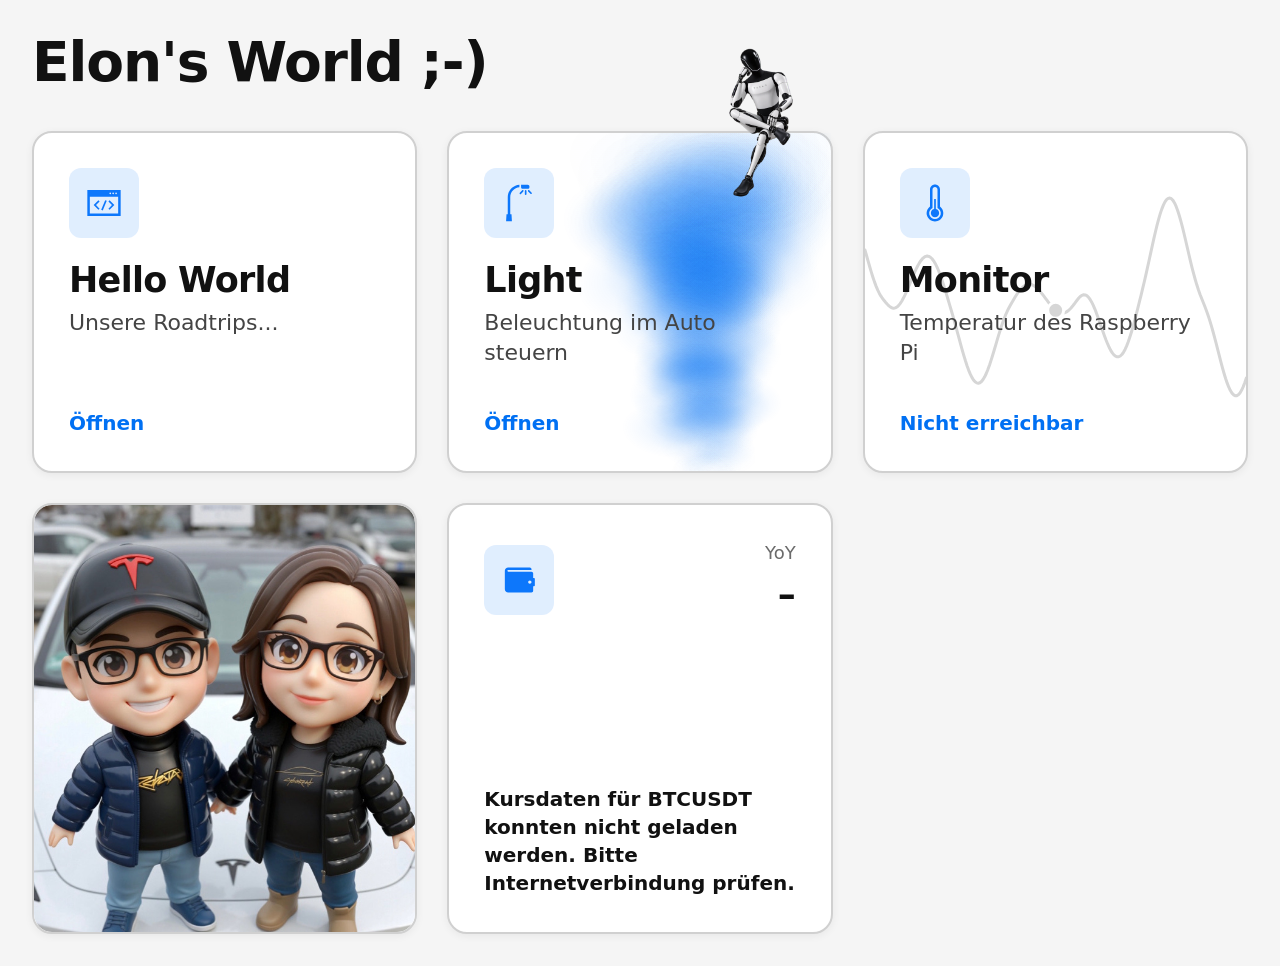
<file: index.html>
<!DOCTYPE html>
<html lang="de">
  <head>
    <meta charset="UTF-8" />
    <meta name="viewport" content="width=device-width, initial-scale=1.0" />
    <meta name="theme-color" content="#f5f5f5" id="theme-color-meta" />
    <meta name="color-scheme" content="light dark" />
    <meta
      name="description"
      content="Tesla Apps Hub – Themen, Apps und Kryptoportfolio"
    />
    <title>Tesla Apps – Hub</title>
    <link rel="icon" href="favicon.ico" sizes="any" />
    <link rel="icon" type="image/png" sizes="32x32" href="assets/favicon-32x32.png" />
    <link rel="icon" type="image/png" sizes="16x16" href="assets/favicon-16x16.png" />
    <link rel="apple-touch-icon" sizes="180x180" href="assets/apple-touch-icon-180x180.png" />
    <link rel="apple-touch-icon" sizes="167x167" href="assets/apple-touch-icon-167x167.png" />
    <link rel="apple-touch-icon" sizes="152x152" href="assets/apple-touch-icon-152x152.png" />
    <link rel="apple-touch-icon" sizes="120x120" href="assets/apple-touch-icon-120x120.png" />
    <link rel="stylesheet" href="styles.css" />
    <link rel="stylesheet" href="topics/portfolio.css" />
  </head>
  <body>
    <div class="app">
      <h1 class="page-title">Elon's World ;-)</h1>
      <main class="hub" id="hub">
        <div class="tile-grid" id="tile-grid" role="list"></div>
      </main>
    </div>

    <script src="perlin-noise.js"></script>
    <script src="app.js"></script>
    <script src="topics/portfolio.js"></script>
    <script src="topics/metaballs.js"></script>
    <script src="topics/smoke.js"></script>
  </body>
</html>
</file>
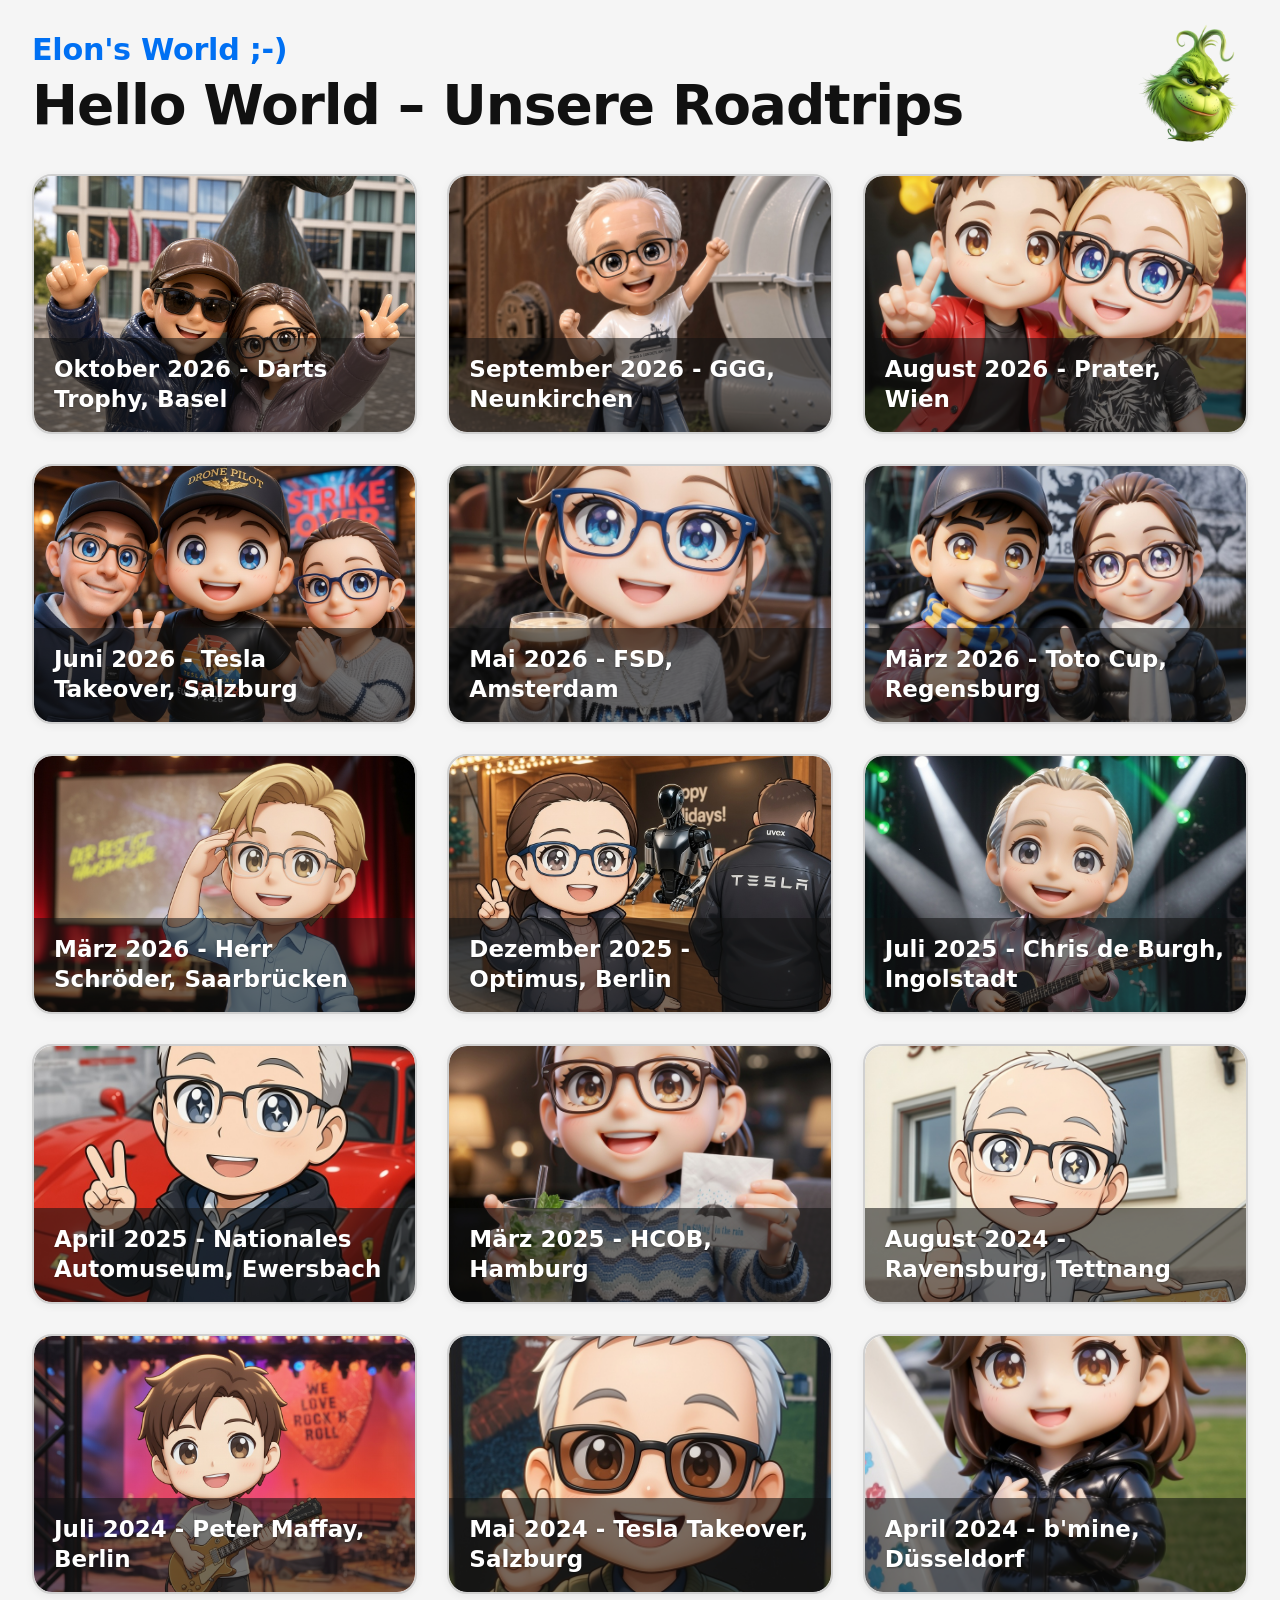
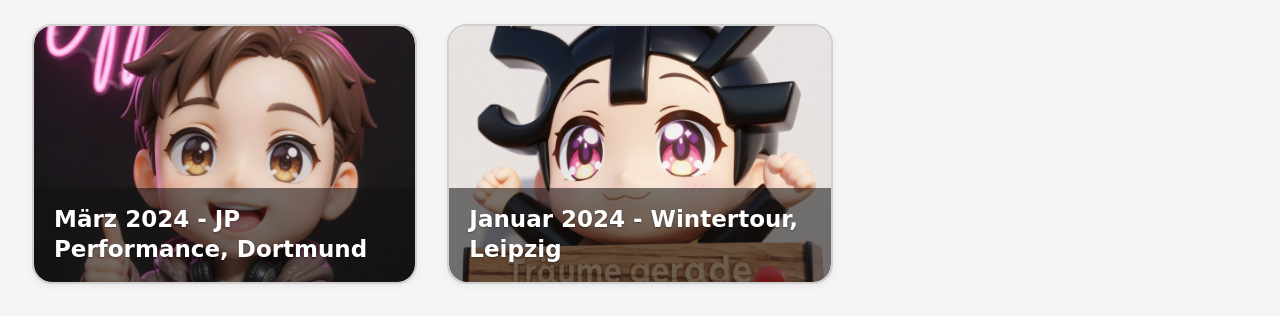
<file: topics/hello-world.html>
<!DOCTYPE html>
<html lang="de">
  <head>
    <meta charset="UTF-8" />
    <meta name="viewport" content="width=device-width, initial-scale=1.0" />
    <meta name="theme-color" content="#f5f5f5" id="theme-color-meta" />
    <meta name="color-scheme" content="light dark" />
    <meta
      name="description"
      content="Hello World – Unsere Roadtrips"
    />
    <title>Hello World – Roadtrips</title>
    <link rel="icon" href="../favicon.ico" sizes="any" />
    <link rel="icon" type="image/png" sizes="32x32" href="../assets/favicon-32x32.png" />
    <link rel="icon" type="image/png" sizes="16x16" href="../assets/favicon-16x16.png" />
    <link rel="apple-touch-icon" sizes="180x180" href="../assets/apple-touch-icon-180x180.png" />
    <link rel="apple-touch-icon" sizes="167x167" href="../assets/apple-touch-icon-167x167.png" />
    <link rel="apple-touch-icon" sizes="152x152" href="../assets/apple-touch-icon-152x152.png" />
    <link rel="apple-touch-icon" sizes="120x120" href="../assets/apple-touch-icon-120x120.png" />
    <link rel="stylesheet" href="../styles.css" />
  </head>
  <body>
    <div class="app">
      <h1 class="page-title page-title--grinch">
        <a
          class="page-title--link"
          href="../index.html"
          title="Zum Main Hub"
          aria-label="Zurück zum Main Hub: Elon's World"
          >Elon's World ;-)</a
        >
        <span class="page-title__topic">Hello World – Unsere Roadtrips</span>
        <img
          class="page-title__highlight page-title__highlight--grinch"
          src="../assets/grinch.png"
          alt=""
          aria-hidden="true"
          width="96"
          height="112"
          decoding="async"
        />
      </h1>
      <main class="hub" id="hub">
        <div class="tile-grid" id="tile-grid" role="list"></div>
      </main>
    </div>

    <script src="hello-world.js"></script>
  </body>
</html>
</file>
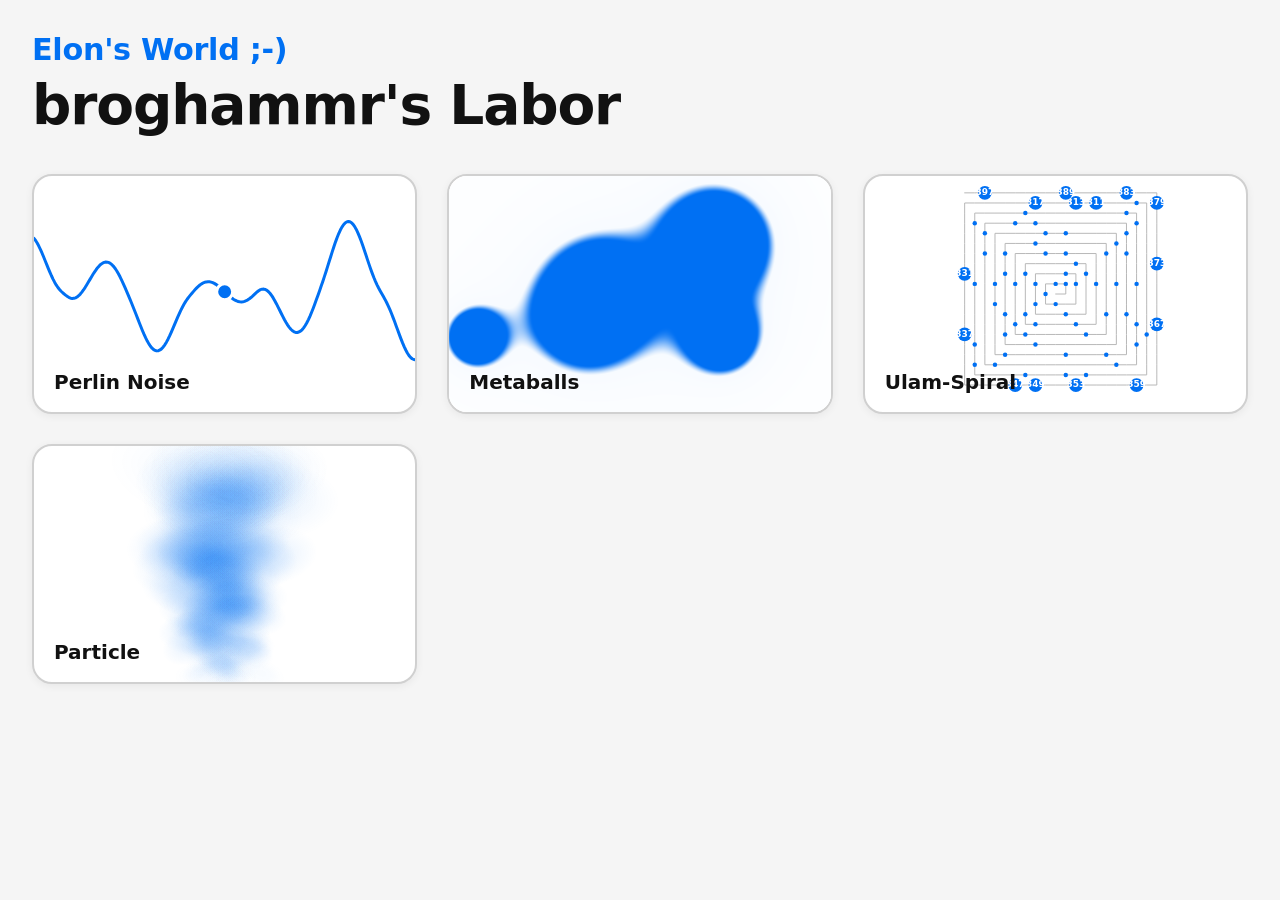
<file: topics/labor.html>
<!DOCTYPE html>
<html lang="de">
  <head>
    <meta charset="UTF-8" />
    <meta name="viewport" content="width=device-width, initial-scale=1.0" />
    <meta name="theme-color" content="#ffffff" />
    <meta name="color-scheme" content="light dark" />
    <meta name="description" content="broghammr's Labor" />
    <title>broghammr's Labor</title>
    <link rel="icon" href="../favicon.ico" sizes="any" />
    <link rel="stylesheet" href="../styles.css" />
  </head>
  <body class="test-gallery-page">
    <div class="app test-gallery-app">
      <h1 class="page-title">
        <a
          class="page-title--link"
          href="../index.html"
          title="Zum Main Hub"
          aria-label="Zurück zum Main Hub: Elon's World"
          >Elon's World ;-)</a
        >
        <span class="page-title__topic">broghammr's Labor</span>
      </h1>
      <main class="hub">
        <div class="tile-grid test-gallery-grid" role="list">
          <button class="tile test-gallery-tile" type="button" role="listitem" data-title="Perlin Noise" data-page="perlin-noise.html" aria-haspopup="dialog">
            <figure class="test-gallery-visual" id="test-perlin-chart" aria-hidden="true"></figure>
            <span class="tile__status test-gallery-status">Perlin Noise</span>
          </button>
          <button class="tile test-gallery-tile" type="button" role="listitem" data-title="Metaballs" data-page="metaballs.html" aria-haspopup="dialog">
            <span class="test-gallery-visual" aria-hidden="true">
              <div class="metaballs-glow"></div>
              <canvas class="metaballs-canvas"></canvas>
            </span>
            <span class="tile__status test-gallery-status">Metaballs</span>
          </button>
          <button class="tile test-gallery-tile" type="button" role="listitem" data-title="Ulam-Spiral" data-page="ulam-spiral.html" aria-haspopup="dialog">
            <span class="test-gallery-visual" aria-hidden="true">
              <canvas class="ulam-canvas"></canvas>
            </span>
            <span class="tile__status test-gallery-status">Ulam-Spiral</span>
          </button>
          <button class="tile test-gallery-tile" type="button" role="listitem" data-title="Particle" data-page="smoke.html" aria-haspopup="dialog">
            <span class="test-gallery-visual" aria-hidden="true">
              <canvas class="smoke-canvas"></canvas>
            </span>
            <span class="tile__status test-gallery-status">Particle</span>
          </button>
        </div>
      </main>
    </div>

    <dialog class="test-gallery-viewer" aria-label="Testseite in Vollbildansicht">
      <iframe class="test-gallery-fullscreen" title=""></iframe>
    </dialog>
    <script src="../perlin-noise.js"></script>
    <script src="metaballs.js"></script>
    <script src="ulam-spiral.js"></script>
    <script src="smoke.js"></script>
    <script src="labor.js"></script>
  </body>
</html>
</file>
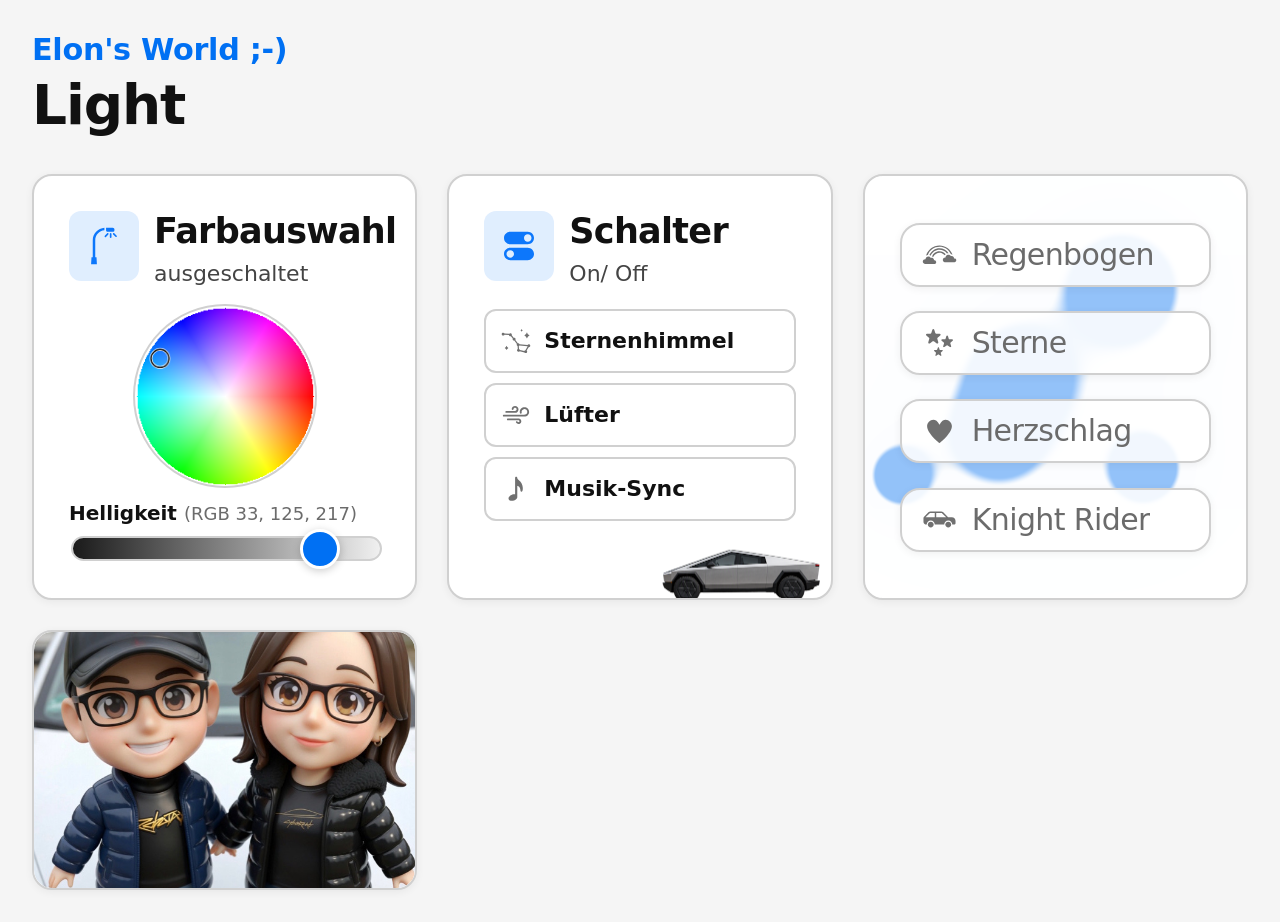
<file: topics/light.html>
<!DOCTYPE html>
<html lang="de">
  <head>
    <meta charset="UTF-8" />
    <meta name="viewport" content="width=device-width, initial-scale=1.0" />
    <meta name="theme-color" content="#f5f5f5" id="theme-color-meta" />
    <meta name="color-scheme" content="light dark" />
    <meta
      name="description"
      content="Light – Beleuchtung im Tesla steuern"
    />
    <title>Light – Beleuchtung</title>
    <link rel="icon" href="../favicon.ico" sizes="any" />
    <link rel="icon" type="image/png" sizes="32x32" href="../assets/favicon-32x32.png" />
    <link rel="icon" type="image/png" sizes="16x16" href="../assets/favicon-16x16.png" />
    <link rel="apple-touch-icon" sizes="180x180" href="../assets/apple-touch-icon-180x180.png" />
    <link rel="apple-touch-icon" sizes="167x167" href="../assets/apple-touch-icon-167x167.png" />
    <link rel="apple-touch-icon" sizes="152x152" href="../assets/apple-touch-icon-152x152.png" />
    <link rel="apple-touch-icon" sizes="120x120" href="../assets/apple-touch-icon-120x120.png" />
    <link rel="stylesheet" href="../styles.css" />
  </head>
  <body>
    <div class="app">
      <h1 class="page-title">
        <a
          class="page-title--link"
          href="../index.html"
          title="Zum Main Hub"
          aria-label="Zurück zum Main Hub: Elon's World"
          >Elon's World ;-)</a
        >
        <span class="page-title__topic">Light</span>
      </h1>
      <main class="hub" id="hub">
        <div class="tile-grid" id="tile-grid" role="list"></div>
      </main>
    </div>

    <script src="metaballs.js"></script>
    <script src="light.js?v=31"></script>
  </body>
</html>
</file>
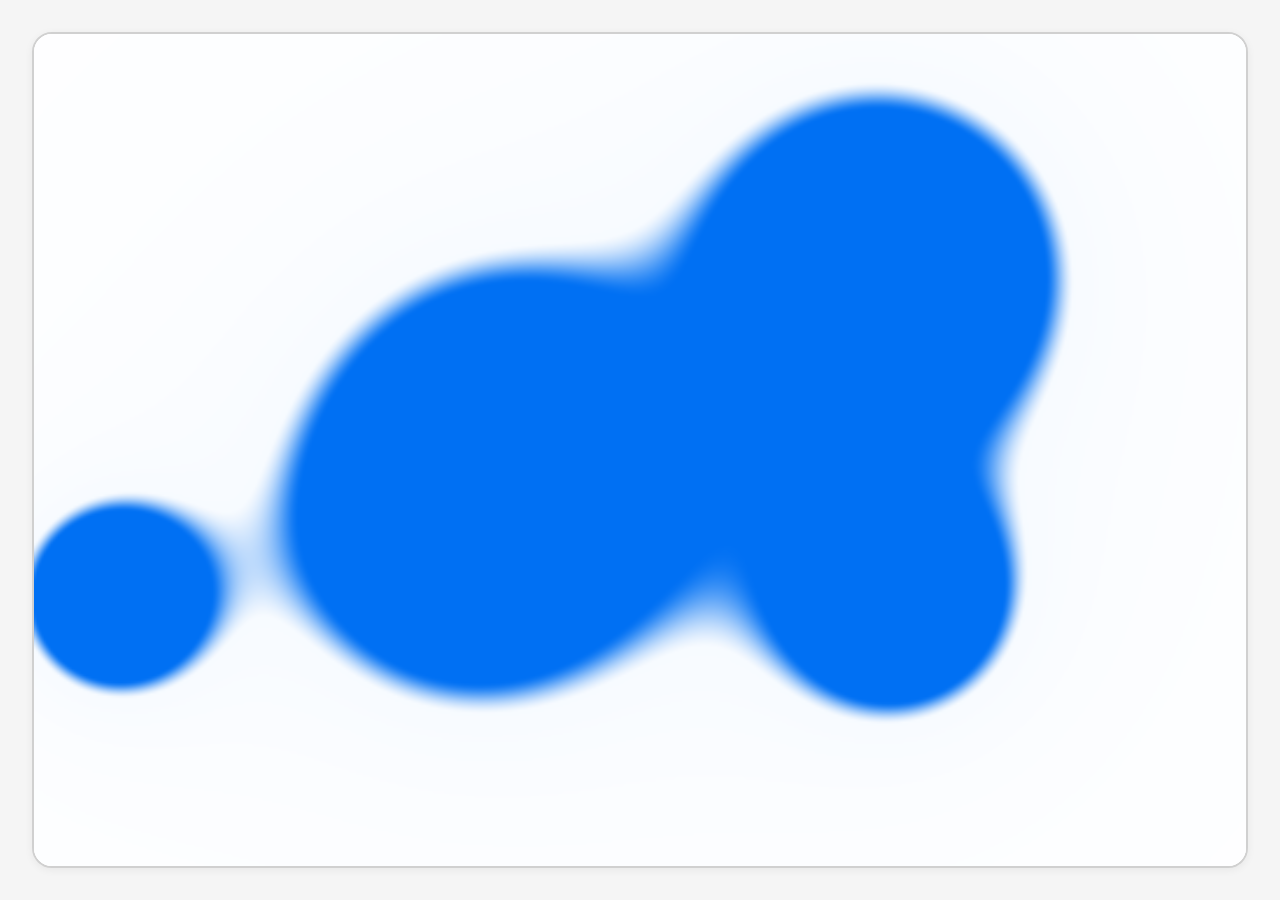
<file: topics/metaballs.html>
<!DOCTYPE html>
<html lang="de">
  <head>
    <meta charset="UTF-8" />
    <meta name="viewport" content="width=device-width, initial-scale=1.0" />
    <meta name="theme-color" content="#ffffff" />
    <meta name="color-scheme" content="light dark" />
    <meta name="description" content="Animierte Metaballs" />
    <title>Metaballs</title>
    <link rel="icon" href="../favicon.ico" sizes="any" />
    <link rel="stylesheet" href="../styles.css" />
  </head>
  <body class="metaballs-page">
    <div class="app metaballs-app">
      <h1 class="metaballs-page-title">Metaballs</h1>
      <main class="hub metaballs-hub">
        <div class="tile-grid metaballs-grid" role="list">
          <section
            class="tile tile--metaballs"
            role="listitem"
            aria-labelledby="metaballs-title"
          >
            <h2 id="metaballs-title" class="visually-hidden">
              Animierte Metaballs
            </h2>
            <div class="metaballs-glow" aria-hidden="true"></div>
            <canvas
              id="metaballs-canvas"
              class="metaballs-canvas"
              aria-label="Animierte blaue Metaballs"
            ></canvas>
          </section>
        </div>
      </main>
    </div>
    <script src="metaballs.js"></script>
  </body>
</html>
</file>
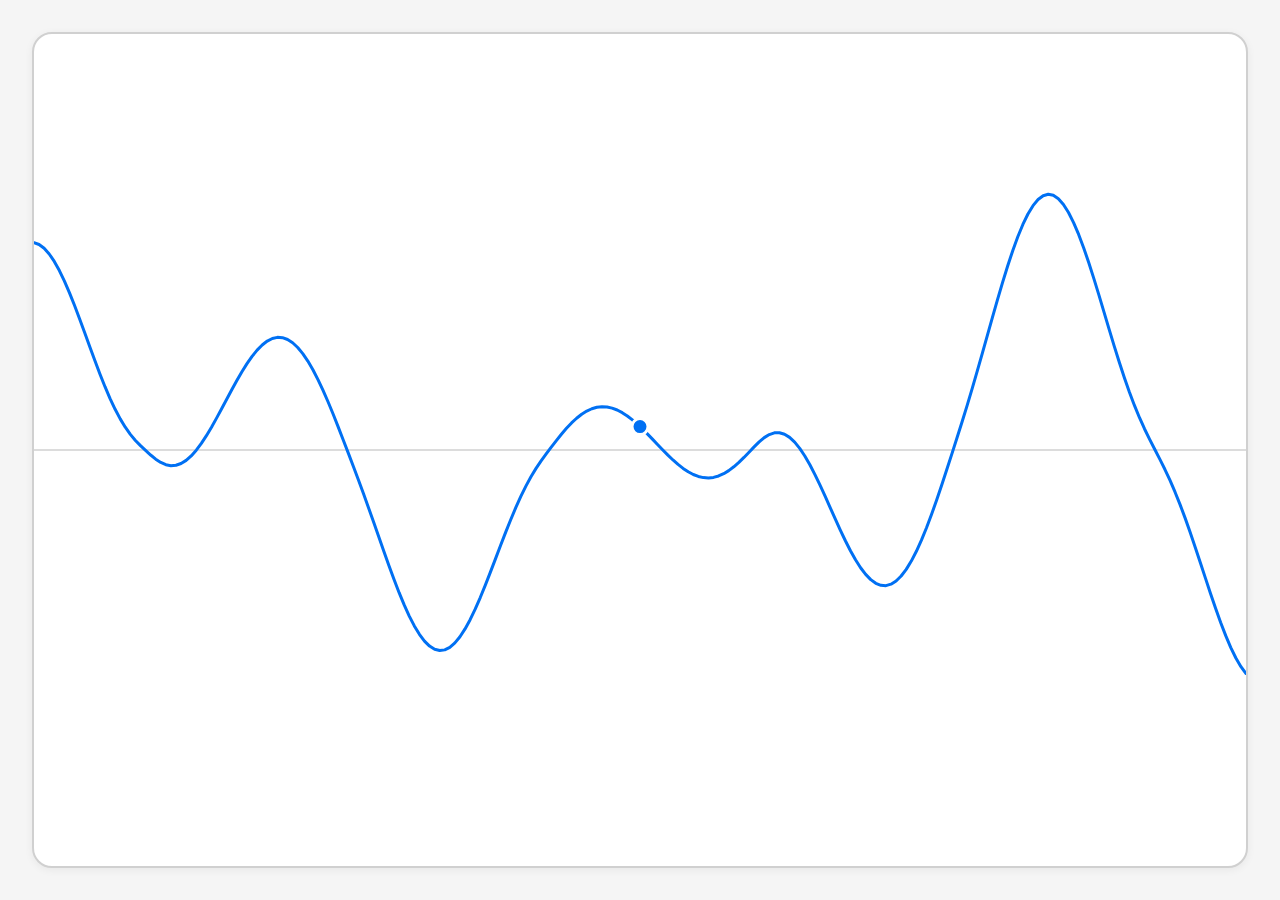
<file: topics/perlin-noise.html>
<!DOCTYPE html>
<html lang="de">
  <head>
    <meta charset="UTF-8" />
    <meta name="viewport" content="width=device-width, initial-scale=1.0" />
    <meta name="theme-color" content="#ffffff" />
    <meta name="color-scheme" content="light" />
    <meta name="description" content="Animierter Perlin Noise" />
    <title>Perlin Noise</title>
    <link rel="icon" href="../favicon.ico" sizes="any" />
    <link rel="stylesheet" href="../styles.css" />
  </head>
  <body class="perlin-page">
    <div class="app perlin-app">
      <h1 class="perlin-page-title">Perlin Noise</h1>
      <main class="hub perlin-hub">
        <div class="tile-grid perlin-grid" role="list">
          <section
            class="tile tile--perlin"
            role="listitem"
            aria-labelledby="perlin-title"
          >
            <h2 id="perlin-title" class="visually-hidden">Animierter Perlin Noise</h2>
            <figure class="tile__preview" id="perlin-chart"></figure>
          </section>
        </div>
      </main>
    </div>
    <script src="../perlin-noise.js"></script>
    <script src="perlin-noise.js"></script>
  </body>
</html>
</file>
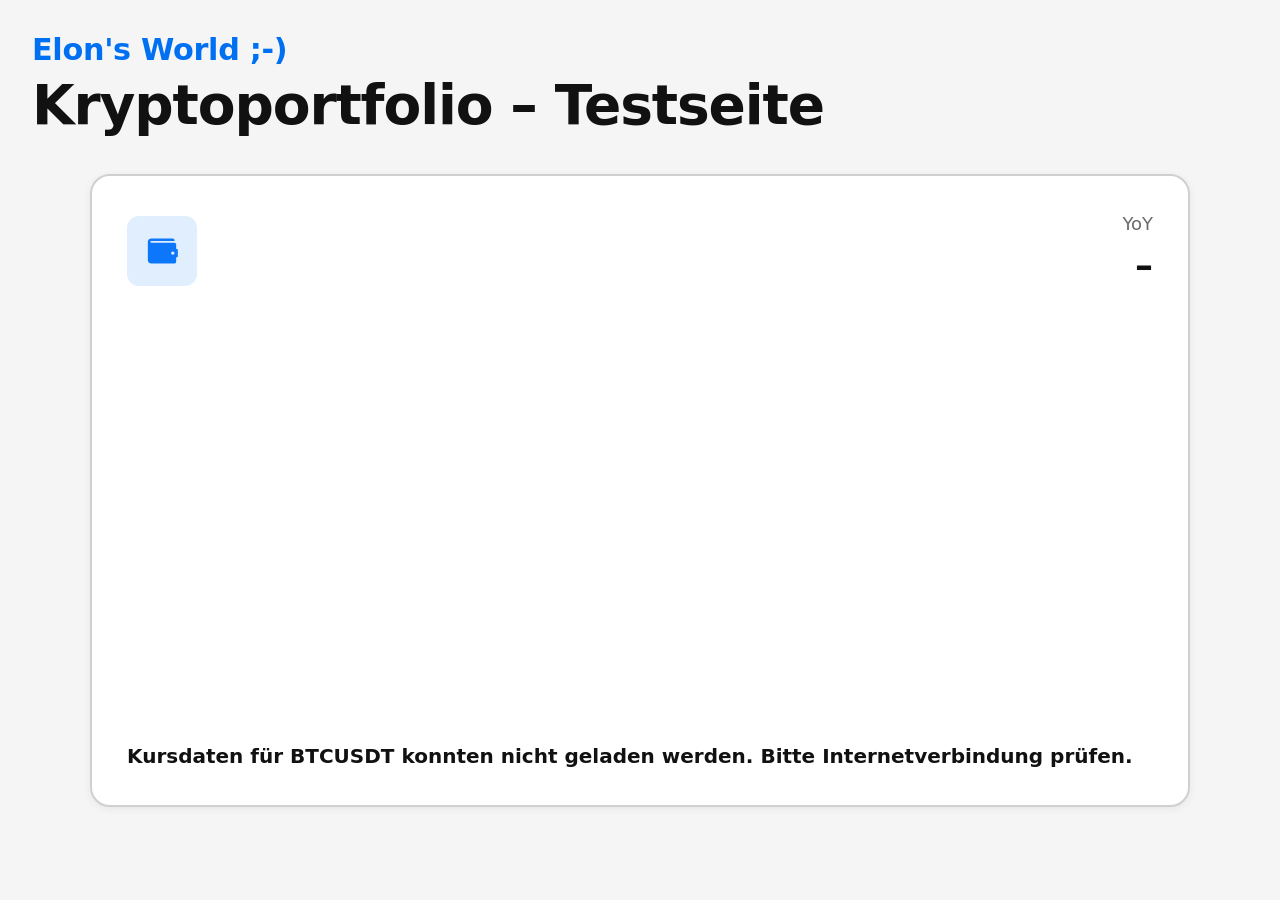
<file: topics/portfolio.html>
<!DOCTYPE html>
<html lang="de">
  <head>
    <meta charset="UTF-8" />
    <meta name="viewport" content="width=device-width, initial-scale=1.0" />
    <meta name="theme-color" content="#f5f5f5" id="theme-color-meta" />
    <meta name="color-scheme" content="light dark" />
    <meta
      name="description"
      content="Geschätzte Entwicklung des Kryptoportfolios der letzten zwölf Monate"
    />
    <title>Kryptoportfolio – Testseite</title>
    <link rel="icon" href="../favicon.ico" sizes="any" />
    <link rel="icon" type="image/png" sizes="32x32" href="../assets/favicon-32x32.png" />
    <link rel="stylesheet" href="../styles.css" />
    <link rel="stylesheet" href="portfolio.css" />
  </head>
  <body>
    <div class="app">
      <h1 class="page-title">
        <a
          class="page-title--link"
          href="../index.html"
          title="Zum Main Hub"
          aria-label="Zurück zum Main Hub"
          >Elon's World ;-)</a
        >
        <span class="page-title__topic">Kryptoportfolio – Testseite</span>
      </h1>
      <main class="hub portfolio-hub">
        <div class="tile-grid portfolio-grid" role="list">
          <section
            class="tile portfolio-tile"
            role="listitem"
            aria-label="Kryptoportfolio, Werteentwicklung"
          >
            <section
              class="portfolio-results"
              id="portfolio-results"
              aria-label="Kryptoportfolio-Werteentwicklung"
            >
              <div class="portfolio-summary" aria-live="polite">
                <span class="tile__icon portfolio-summary__icon" aria-hidden="true">
                  <img
                    class="tile__pictogram"
                    src="../assets/wallet.svg"
                    alt=""
                    width="36"
                    height="36"
                  />
                </span>
                <div>
                  <span class="portfolio-summary__label">YoY</span>
                  <strong id="portfolio-change">–</strong>
                </div>
              </div>
              <figure class="portfolio-chart-wrap">
                <svg
                  class="portfolio-chart perlin-chart"
                  id="portfolio-chart"
                  role="img"
                  aria-label="Liniendiagramm der geschätzten monatlichen Portfoliowerte"
                  viewBox="0 0 900 360"
                  preserveAspectRatio="xMidYMid meet"
                ></svg>
              </figure>
            </section>
            <p class="portfolio-error" id="portfolio-error" role="alert" hidden></p>
          </section>
        </div>
      </main>
    </div>
    <script src="portfolio.js"></script>
  </body>
</html>
</file>
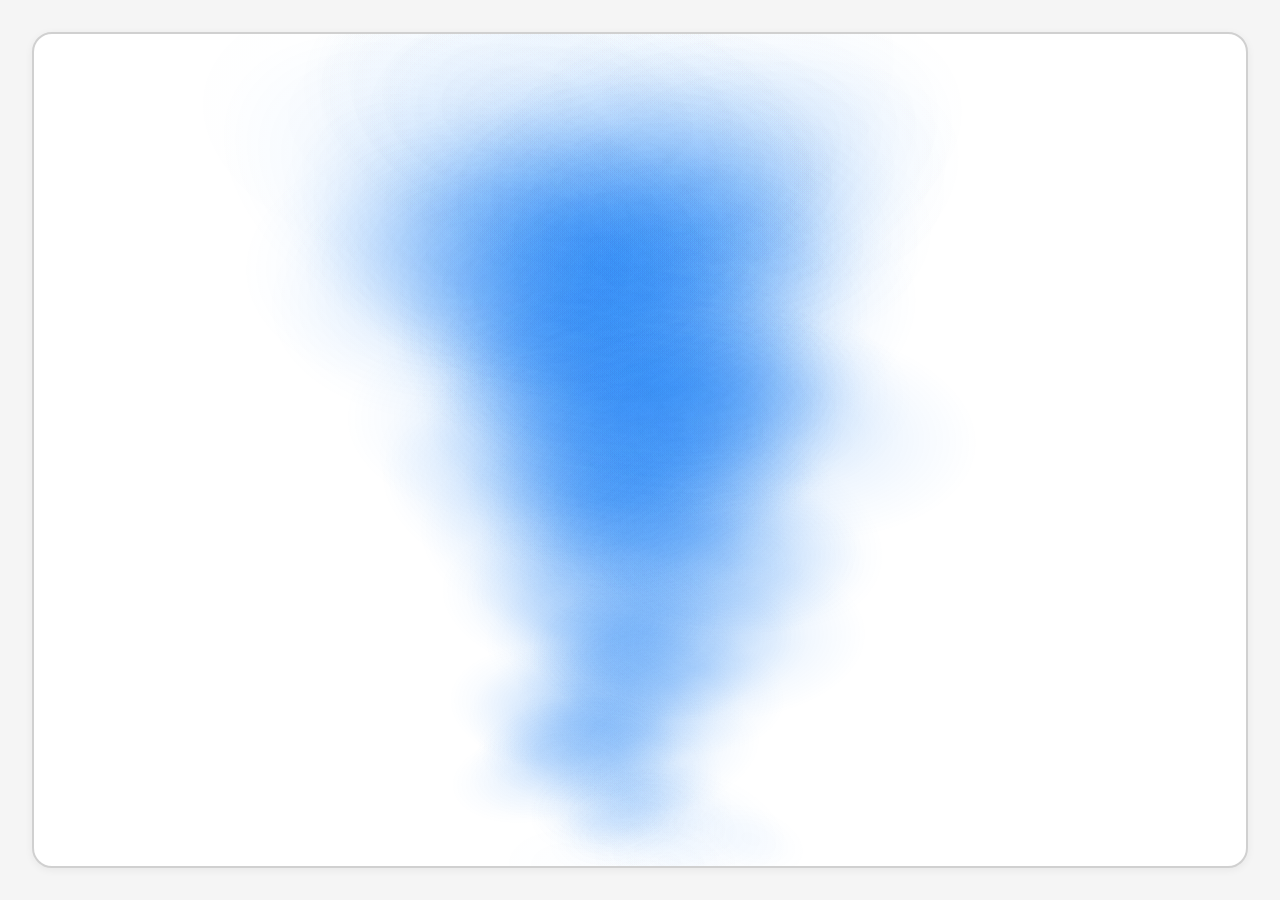
<file: topics/smoke.html>
<!DOCTYPE html>
<html lang="de">
  <head>
    <meta charset="UTF-8" />
    <meta name="viewport" content="width=device-width, initial-scale=1.0" />
    <meta name="theme-color" content="#ffffff" />
    <meta name="color-scheme" content="light dark" />
    <meta name="description" content="Animierte Rauchentwicklung" />
    <title>Rauchentwicklung</title>
    <link rel="icon" href="../favicon.ico" sizes="any" />
    <link rel="stylesheet" href="../styles.css" />
  </head>
  <body class="smoke-page">
    <div class="app smoke-app">
      <h1 class="smoke-page-title">Rauchentwicklung</h1>
      <main class="hub smoke-hub">
        <div class="tile-grid smoke-grid" role="list">
          <section class="tile tile--smoke" role="listitem" aria-labelledby="smoke-title">
            <h2 id="smoke-title" class="visually-hidden">Animierte Rauchentwicklung</h2>
            <canvas class="smoke-canvas" aria-label="Sanft aufsteigende Rauchwolken"></canvas>
          </section>
        </div>
      </main>
    </div>
    <script src="smoke.js"></script>
  </body>
</html>
</file>
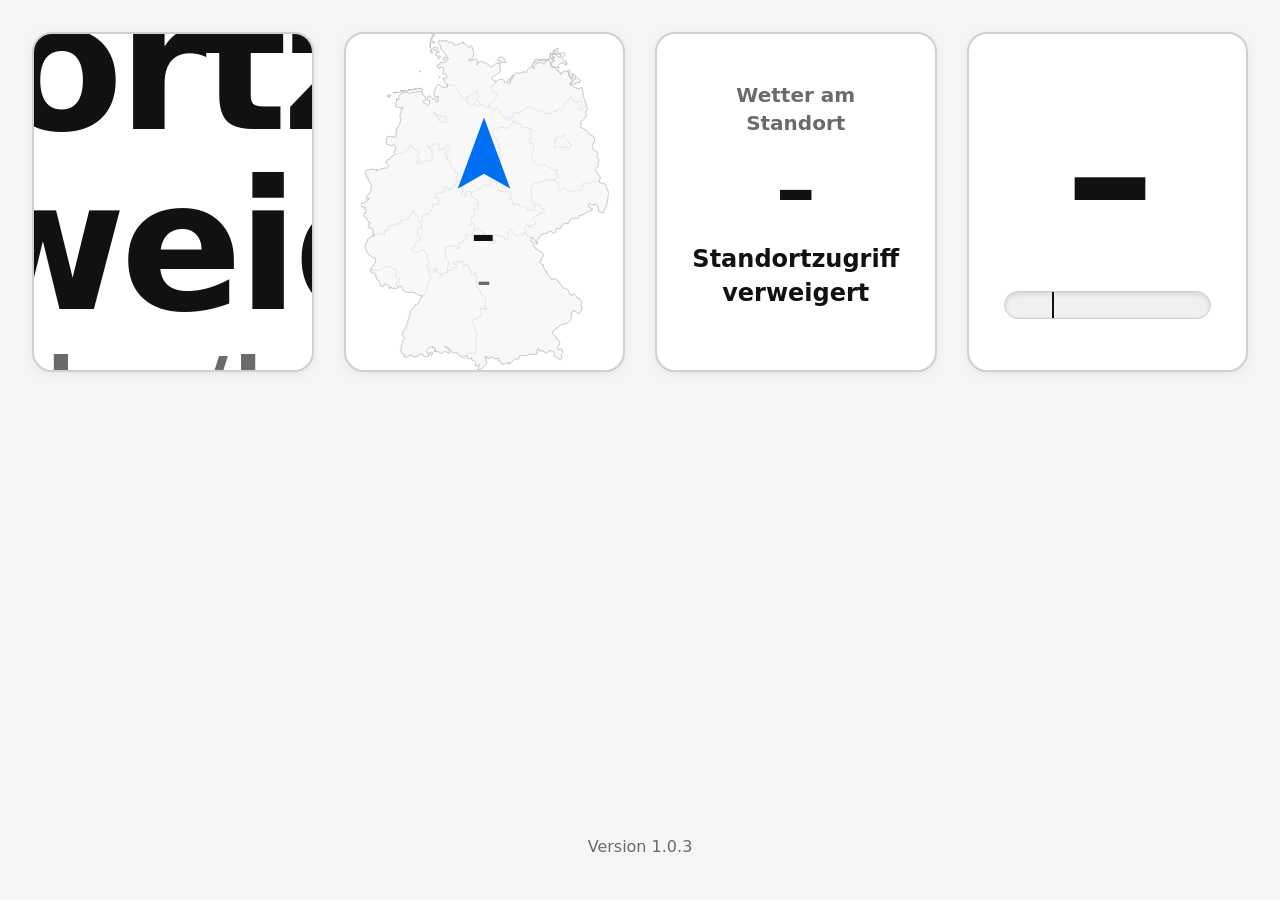
<file: topics/speed.html>
<!DOCTYPE html>
<html lang="de">
  <head>
    <meta charset="UTF-8" />
    <meta name="viewport" content="width=device-width, initial-scale=1.0" />
    <meta name="theme-color" content="#f5f5f5" id="theme-color-meta" />
    <meta name="color-scheme" content="light dark" />
    <meta
      name="description"
      content="Speed – Aktuelle Geschwindigkeit und Fahrtrichtung im Tesla Browser"
    />
    <title>Speed – Geschwindigkeit</title>
    <link rel="icon" href="../favicon.ico" sizes="any" />
    <link rel="icon" type="image/png" sizes="32x32" href="../assets/favicon-32x32.png" />
    <link rel="icon" type="image/png" sizes="16x16" href="../assets/favicon-16x16.png" />
    <link rel="apple-touch-icon" sizes="180x180" href="../assets/apple-touch-icon-180x180.png" />
    <link rel="apple-touch-icon" sizes="167x167" href="../assets/apple-touch-icon-167x167.png" />
    <link rel="apple-touch-icon" sizes="152x152" href="../assets/apple-touch-icon-152x152.png" />
    <link rel="apple-touch-icon" sizes="120x120" href="../assets/apple-touch-icon-120x120.png" />
    <link rel="stylesheet" href="../styles.css" />
    <style>
      .speed-page {
        overflow-x: hidden;
      }

      .speed-weather-backdrop {
        position: fixed;
        inset: 0;
        z-index: 0;
        display: grid;
        place-items: center;
        overflow: hidden;
        color: var(--text-muted);
        opacity: 0.11;
        pointer-events: none;
      }

      .speed-weather-backdrop svg {
        width: min(78vw, 1000px);
        height: min(78vh, 720px);
        overflow: visible;
      }

      .speed-weather-backdrop path,
      .speed-weather-backdrop circle,
      .speed-weather-backdrop line {
        fill: none;
        stroke: currentColor;
        stroke-width: 9;
        stroke-linecap: round;
        stroke-linejoin: round;
      }

      .speed-weather-backdrop circle.weather-sun {
        fill: currentColor;
        stroke: none;
      }

      .weather-tile__backdrop {
        position: absolute;
        inset: 0;
        width: 100%;
        height: 100%;
        opacity: 0.1;
        pointer-events: none;
      }

      .weather-tile__backdrop path,
      .weather-tile__backdrop circle,
      .weather-tile__backdrop line {
        fill: none;
        stroke: var(--text-muted);
        stroke-width: 7;
        stroke-linecap: round;
        stroke-linejoin: round;
      }

      .weather-tile__backdrop circle.weather-sun {
        fill: var(--text-muted);
        stroke: none;
      }

      .speed-app {
        display: flex;
        flex-direction: column;
        min-height: 100vh;
        position: relative;
        z-index: 1;
      }

      .speed-page-title {
        position: absolute;
        width: 1px;
        height: 1px;
        padding: 0;
        margin: -1px;
        overflow: hidden;
        clip: rect(0, 0, 0, 0);
        white-space: nowrap;
        border: 0;
      }

      .speed-hub {
        width: 100%;
        flex: 1;
      }

      .speed-version {
        padding: 0.5rem 0;
        color: var(--text-muted);
        font-size: 0.8rem;
        text-align: center;
      }

      .speed-map {
        min-height: 340px;
        padding: 1rem;
        align-items: center;
        justify-content: center;
        overflow: hidden;
        isolation: isolate;
      }

      .speed-map__svg {
        position: absolute;
        inset: 0;
        width: 100%;
        height: 100%;
        z-index: -1;
      }

      .speed-map__image {
        opacity: 0.3;
      }

      .speed-map__marker-halo {
        fill: var(--bg-tile);
        stroke: #0070f3;
        stroke-width: 4;
      }

      .speed-map__marker {
        fill: #0070f3;
      }

      .speed-map .speed-compass {
        position: relative;
        z-index: 1;
      }

      @media (min-width: 1200px) {
        .speed-hub .tile-grid {
          grid-template-columns: repeat(4, 1fr);
        }
      }

      .tile--speed {
        min-height: 220px;
        padding: 0;
        overflow: hidden;
        cursor: default;
        background: var(--bg-tile);
        border: 2px solid var(--border);
        border-radius: var(--radius);
        box-shadow: var(--shadow);
        position: relative;
      }

      .tile--speed:hover,
      .tile--speed:focus-visible,
      .tile--speed:active {
        background: var(--bg-tile);
        border-color: var(--accent);
        box-shadow: var(--shadow-hover);
        transform: none;
      }

      .tile--weather {
        min-height: 220px;
        align-items: center;
        justify-content: center;
        gap: 0.65rem;
        cursor: default;
        text-align: center;
        position: relative;
      }

      .tile--weather > :not(.weather-tile__backdrop) {
        position: relative;
        z-index: 1;
      }

      .weather-tile__title {
        margin: 0;
        color: var(--text-muted);
        font-size: 1rem;
        font-weight: 700;
      }

      .weather-tile__temperature {
        width: 100%;
        font-size: clamp(2.5rem, 8vw, 4rem);
        font-weight: 800;
        line-height: 1;
        font-variant-numeric: tabular-nums;
        text-align: center;
      }

      .weather-tile__condition {
        font-size: 1.2rem;
        font-weight: 700;
      }

      .weather-tile__location {
        color: var(--text-muted);
        font-size: 0.8rem;
        font-variant-numeric: tabular-nums;
      }

      .speed-compass {
        display: flex;
        flex-direction: column;
        align-items: center;
        gap: 0.5rem;
        pointer-events: none;
        user-select: none;
      }

      .speed-compass__arrow {
        width: 4.5rem;
        height: 4.5rem;
        color: var(--accent);
        transition: transform 0.3s ease;
      }

      .speed-compass__label {
        font-size: 2.4rem;
        font-weight: 800;
        letter-spacing: 0.04em;
        color: var(--text);
        line-height: 1;
      }

      .speed-compass__altitude {
        font-size: 1.35rem;
        font-weight: 600;
        letter-spacing: 0.02em;
        color: var(--text-muted);
        line-height: 1;
        font-variant-numeric: tabular-nums;
      }

      .speed-value {
        position: absolute;
        inset: 0;
        z-index: 1;
        display: flex;
        flex-direction: column;
        align-items: center;
        justify-content: center;
        margin: 0;
        font-size: clamp(3.5rem, 16vw, 9rem);
        font-weight: 800;
        letter-spacing: -0.03em;
        line-height: 1;
        color: var(--text);
        font-variant-numeric: tabular-nums;
        pointer-events: none;
        text-align: center;
        padding: 0 1rem;
      }

      .speed-value__unit {
        margin-top: 0.5rem;
        font-size: 0.45em;
        font-weight: 700;
        letter-spacing: 0.08em;
        color: var(--text-muted);
      }

      .acceleration-tile {
        justify-content: center;
        gap: 1.25rem;
        text-align: center;
      }

      .acceleration-tile__value {
        display: flex;
        flex-direction: column;
        align-items: center;
        width: 100%;
        font-size: clamp(3.5rem, 16vw, 9rem);
        font-weight: 800;
        letter-spacing: -0.03em;
        line-height: 1;
        color: var(--text);
        font-variant-numeric: tabular-nums;
      }

      .acceleration-tile__track {
        position: relative;
        width: 100%;
        height: 1.4rem;
        overflow: hidden;
        border: 1px solid var(--border);
        border-radius: 999px;
        background: var(--bg-tile-hover);
        box-shadow: inset 0 2px 5px rgba(0, 0, 0, 0.12);
      }

      .acceleration-tile__fill {
        position: absolute;
        inset-block: 0;
        left: var(--acceleration-start, 23.08%);
        width: var(--acceleration-size, 0%);
        border-radius: 999px;
        background: linear-gradient(90deg, #0056c7, #0070f3 55%, #58a6ff);
        box-shadow: 0 0 18px rgba(0, 112, 243, 0.6);
        transition:
          left 0.25s ease,
          width 0.25s ease;
      }

      .acceleration-tile__zero {
        position: absolute;
        top: -20%;
        bottom: -20%;
        left: 23.08%;
        width: 2px;
        border-radius: 2px;
        background: var(--text);
        box-shadow: 0 0 5px rgba(255, 255, 255, 0.65);
        pointer-events: none;
      }

      .speed-clown-overlay {
        position: fixed;
        inset: 0;
        z-index: 9999;
        pointer-events: none;
        overflow: hidden;
        opacity: 0;
        transition: opacity 0.15s ease;
      }

      .speed-clown-overlay.is-visible {
        opacity: 1;
      }

      .speed-clown-overlay img {
        position: absolute;
        width: min(42vw, 320px);
        height: auto;
        filter: drop-shadow(0 0 18px rgba(0, 0, 0, 0.55));
        animation: speed-clown-pop 2s ease-in-out forwards;
      }

      @keyframes speed-clown-pop {
        0% {
          transform: scale(0.4) rotate(-12deg);
          opacity: 0;
        }
        12% {
          transform: scale(1.15) rotate(6deg);
          opacity: 1;
        }
        22% {
          transform: scale(1) rotate(-3deg);
        }
        78% {
          transform: scale(1) rotate(3deg);
        }
        88% {
          transform: scale(1.1) rotate(-6deg);
          opacity: 1;
        }
        100% {
          transform: scale(0.3) rotate(10deg);
          opacity: 0;
        }
      }
    </style>
  </head>
  <body class="speed-page">
    <div class="speed-weather-backdrop" aria-hidden="true">
      <svg id="weather-backdrop" viewBox="0 0 400 300"></svg>
    </div>
    <div class="speed-clown-overlay" id="speed-clown-overlay" aria-hidden="true">
      <img src="../assets/chibi.jpg" alt="" />
    </div>
    <div class="app speed-app">
      <h1 class="page-title speed-page-title">
        <a
          class="page-title--link"
          href="../index.html"
          title="Zum Main Hub"
          aria-label="Zurück zum Main Hub: Elon's World"
          >Elon's World ;-)</a
        >
        <span class="page-title__topic">Speed</span>
      </h1>
      <main class="hub speed-hub">
        <div class="tile-grid" role="list">
          <div class="tile tile--speed" role="listitem">
            <p class="speed-value" id="speed-value">
              <span id="speed-number">–</span><span class="speed-value__unit">km/h</span>
            </p>
          </div>
          <section class="tile speed-map" role="listitem" aria-label="Aktuelle GPS-Position auf der Deutschlandkarte">
            <svg class="speed-map__svg" viewBox="0 0 591.504 800.504" role="img" aria-labelledby="speed-map-title">
              <title id="speed-map-title">Deutschlandkarte mit aktueller GPS-Position</title>
              <image class="speed-map__image" href="../assets/germany.svg" x="0" y="0" width="591.504" height="800.504" />
              <circle class="speed-map__marker-halo" id="speed-map-marker-halo" cx="0" cy="0" r="13" visibility="hidden" />
              <circle class="speed-map__marker" id="speed-map-marker" cx="0" cy="0" r="7" visibility="hidden" />
            </svg>
            <div class="speed-compass" aria-hidden="true">
              <svg class="speed-compass__arrow" viewBox="0 0 24 24" fill="currentColor">
                <path d="M12 2 L19 21 L12 17 L5 21 Z"></path>
              </svg>
              <span class="speed-compass__label" id="heading-label">–</span>
              <span class="speed-compass__altitude" id="altitude-label">–</span>
            </div>
          </section>
          <section class="tile tile--weather" role="listitem" aria-label="Aktuelles Wetter">
            <svg class="weather-tile__backdrop" id="weather-tile-backdrop" viewBox="0 0 400 300" aria-hidden="true"></svg>
            <h2 class="weather-tile__title">Wetter am Standort</h2>
            <span class="weather-tile__temperature" id="weather-temperature" aria-live="polite">–</span>
            <span class="weather-tile__condition" id="weather-condition">Standort wird ermittelt…</span>
            <span class="weather-tile__location" id="weather-location"></span>
          </section>
          <section class="tile acceleration-tile" role="listitem" aria-label="Aktuelle Beschleunigung">
            <div class="acceleration-tile__value" aria-live="polite">
              <span id="acceleration-value">–</span>
            </div>
            <div
              class="acceleration-tile__track"
              id="acceleration-track"
              role="meter"
              aria-label="Beschleunigung"
              aria-valuemin="-30"
              aria-valuemax="100"
              aria-valuenow="0"
              aria-valuetext="Warte auf GPS-Daten"
            >
              <span class="acceleration-tile__fill"></span>
              <span class="acceleration-tile__zero" aria-hidden="true"></span>
            </div>
          </section>
        </div>
      </main>
      <footer class="speed-version">Version 1.0.3</footer>
    </div>

    <audio id="speed-intro-sound" preload="auto" src="../assets/sound_effect_futuristic+robot.mp3"></audio>
    <script src="speed.js"></script>
  </body>
</html>
</file>
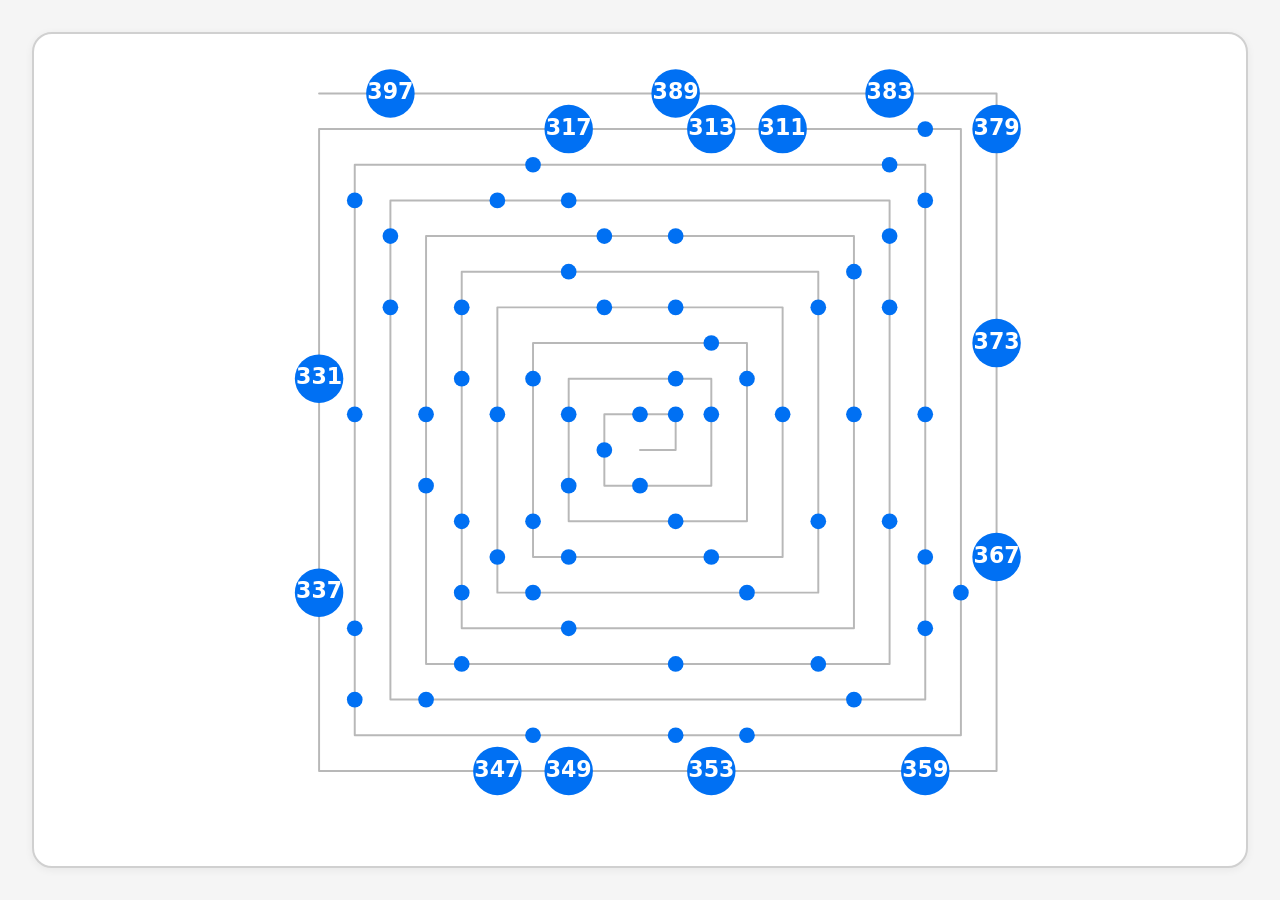
<file: topics/ulam-spiral.html>
<!DOCTYPE html>
<html lang="de">
  <head>
    <meta charset="UTF-8" />
    <meta name="viewport" content="width=device-width, initial-scale=1.0" />
    <meta name="theme-color" content="#ffffff" />
    <meta name="color-scheme" content="light dark" />
    <meta name="description" content="Ulam-Spirale der Primzahlen" />
    <title>Ulam-Spirale</title>
    <link rel="icon" href="../favicon.ico" sizes="any" />
    <link rel="stylesheet" href="../styles.css" />
  </head>
  <body class="ulam-page">
    <div class="app ulam-app">
      <h1 class="ulam-page-title">Ulam-Spirale der Primzahlen</h1>
      <main class="hub ulam-hub">
        <div class="tile-grid ulam-grid" role="list">
          <section class="tile tile--ulam" role="listitem" aria-labelledby="ulam-title">
            <h2 id="ulam-title" class="visually-hidden">Ulam-Spirale der Primzahlen</h2>
            <canvas id="ulam-canvas" class="ulam-canvas" aria-label="Ulam-Spirale von 0 bis 399; Primzahlen ab 310 sind beschriftet"></canvas>
          </section>
        </div>
      </main>
    </div>
    <script src="ulam-spiral.js"></script>
  </body>
</html>
</file>
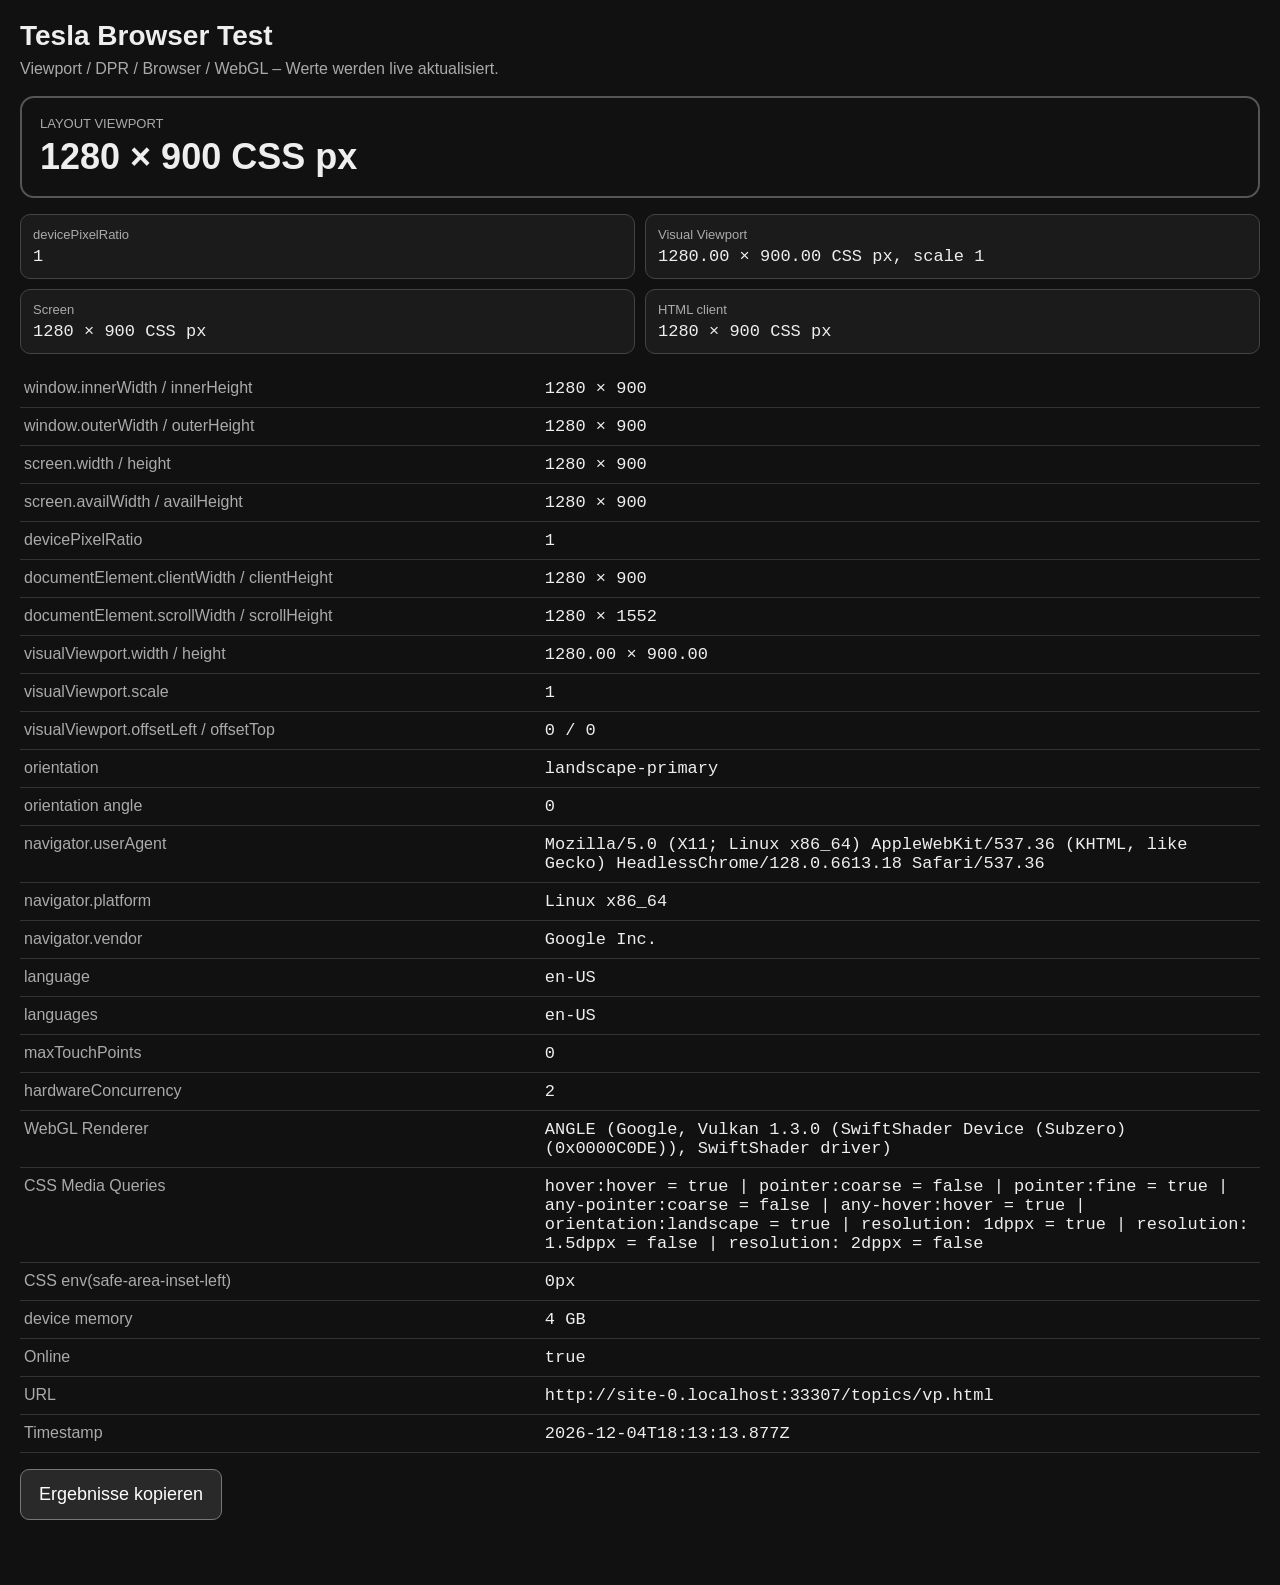
<file: topics/vp.html>
<!doctype html>
<html lang="de">
<head>
<meta charset="utf-8">
<meta name="viewport" content="width=device-width, initial-scale=1, viewport-fit=cover">
<meta name="theme-color" content="#111">
<title>Tesla Browser / Viewport Test</title>
<style>
  * { box-sizing: border-box; }
  html, body { margin:0; padding:0; background:#111; color:#eee;
    font-family: Arial, Helvetica, sans-serif; }
  body { padding:20px; }
  h1 { margin:0 0 8px; font-size:28px; }
  .sub { color:#aaa; margin-bottom:18px; }
  .hero { padding:18px; border:2px solid #555; border-radius:14px; margin-bottom:16px; }
  .big { font-size:36px; font-weight:bold; }
  .grid { display:grid; grid-template-columns:repeat(2,minmax(0,1fr)); gap:10px; }
  .card { background:#1b1b1b; border:1px solid #444; border-radius:10px; padding:12px; }
  .label { color:#aaa; font-size:13px; margin-bottom:5px; }
  .value { font-family:Consolas,monospace; font-size:17px; word-break:break-word; }
  table { width:100%; border-collapse:collapse; margin-top:16px; }
  td { border-bottom:1px solid #333; padding:9px 4px; vertical-align:top; }
  td:first-child { color:#aaa; width:42%; }
  button { margin-top:16px; padding:14px 18px; font-size:18px; border-radius:9px;
    border:1px solid #777; background:#292929; color:white; }
  #log { white-space:pre-wrap; font-family:Consolas,monospace; font-size:13px;
    color:#bbb; margin-top:12px; }
</style>
</head>
<body>
<h1>Tesla Browser Test</h1>
<div class="sub">Viewport / DPR / Browser / WebGL – Werte werden live aktualisiert.</div>

<div class="hero">
  <div class="label">LAYOUT VIEWPORT</div>
  <div class="big" id="viewport">–</div>
</div>

<div class="grid">
  <div class="card"><div class="label">devicePixelRatio</div><div class="value" id="dpr">–</div></div>
  <div class="card"><div class="label">Visual Viewport</div><div class="value" id="visual">–</div></div>
  <div class="card"><div class="label">Screen</div><div class="value" id="screen">–</div></div>
  <div class="card"><div class="label">HTML client</div><div class="value" id="client">–</div></div>
</div>

<table>
<tbody id="rows"></tbody>
</table>

<button onclick="copyResults()">Ergebnisse kopieren</button>
<div id="log"></div>

<script>
const $ = id => document.getElementById(id);

function safe(fn, fallback="nicht verfügbar") {
  try { const v = fn(); return v == null ? fallback : String(v); }
  catch(e) { return fallback; }
}

function webglInfo() {
  try {
    const c = document.createElement("canvas");
    const gl = c.getContext("webgl") || c.getContext("experimental-webgl");
    if (!gl) return "WebGL nicht verfügbar";
    const ext = gl.getExtension("WEBGL_debug_renderer_info");
    if (!ext) return "Renderer verborgen";
    return gl.getParameter(ext.UNMASKED_RENDERER_WEBGL);
  } catch(e) { return "nicht verfügbar"; }
}

function mediaQueries() {
  const q = [
    ["hover:hover","Hover"],
    ["pointer:coarse","Pointer coarse"],
    ["pointer:fine","Pointer fine"],
    ["any-pointer:coarse","Any pointer coarse"],
    ["any-hover:hover","Any hover"],
    ["orientation:landscape","Landscape"],
    ["resolution: 1dppx","1 DPR"],
    ["resolution: 1.5dppx","1.5 DPR"],
    ["resolution: 2dppx","2 DPR"]
  ];
  return q.map(x => x[0] + " = " + matchMedia("("+x[0]+")").matches).join(" | ");
}

function update() {
  const vv = window.visualViewport;
  const w = window.innerWidth;
  const h = window.innerHeight;
  const dpr = window.devicePixelRatio;

  $("viewport").textContent = `${w} × ${h} CSS px`;
  $("dpr").textContent = dpr;
  $("visual").textContent = vv
    ? `${vv.width.toFixed(2)} × ${vv.height.toFixed(2)} CSS px, scale ${vv.scale}`
    : "nicht verfügbar";
  $("screen").textContent = `${screen.width} × ${screen.height} CSS px`;
  $("client").textContent =
    `${document.documentElement.clientWidth} × ${document.documentElement.clientHeight} CSS px`;

  const rows = [
    ["window.innerWidth / innerHeight", `${w} × ${h}`],
    ["window.outerWidth / outerHeight", `${window.outerWidth} × ${window.outerHeight}`],
    ["screen.width / height", `${screen.width} × ${screen.height}`],
    ["screen.availWidth / availHeight", `${screen.availWidth} × ${screen.availHeight}`],
    ["devicePixelRatio", dpr],
    ["documentElement.clientWidth / clientHeight",
      `${document.documentElement.clientWidth} × ${document.documentElement.clientHeight}`],
    ["documentElement.scrollWidth / scrollHeight",
      `${document.documentElement.scrollWidth} × ${document.documentElement.scrollHeight}`],
    ["visualViewport.width / height",
      vv ? `${vv.width.toFixed(2)} × ${vv.height.toFixed(2)}` : "nicht verfügbar"],
    ["visualViewport.scale", vv ? vv.scale : "nicht verfügbar"],
    ["visualViewport.offsetLeft / offsetTop",
      vv ? `${vv.offsetLeft} / ${vv.offsetTop}` : "nicht verfügbar"],
    ["orientation", safe(() => screen.orientation.type)],
    ["orientation angle", safe(() => screen.orientation.angle)],
    ["navigator.userAgent", navigator.userAgent],
    ["navigator.platform", navigator.platform],
    ["navigator.vendor", navigator.vendor],
    ["language", navigator.language],
    ["languages", navigator.languages ? navigator.languages.join(", ") : ""],
    ["maxTouchPoints", navigator.maxTouchPoints],
    ["hardwareConcurrency", navigator.hardwareConcurrency],
    ["WebGL Renderer", webglInfo()],
    ["CSS Media Queries", mediaQueries()],
    ["CSS env(safe-area-inset-left)",
      safe(() => getComputedStyle(document.documentElement).getPropertyValue("padding-left"))],
    ["device memory", safe(() => navigator.deviceMemory + " GB")],
    ["Online", navigator.onLine],
    ["URL", location.href],
    ["Timestamp", new Date().toISOString()]
  ];

  $("rows").innerHTML = rows.map(r =>
    `<tr><td>${escapeHtml(r[0])}</td><td class="value">${escapeHtml(String(r[1]))}</td></tr>`
  ).join("");

  window._results = rows.map(r => `${r[0]}: ${r[1]}`).join("\\n");
}

function escapeHtml(s) {
  return s.replace(/[&<>"']/g, c => ({
    "&":"&amp;","<":"&lt;",">":"&gt;",'"':"&quot;","'":"&#39;"
  }[c]));
}

async function copyResults() {
  try {
    await navigator.clipboard.writeText(window._results || "");
    $("log").textContent = "✓ Ergebnisse in die Zwischenablage kopiert.";
  } catch(e) {
    $("log").textContent = "Kopieren nicht erlaubt. Bitte Werte direkt ablesen.";
  }
}

update();
window.addEventListener("resize", update);
window.addEventListener("orientationchange", update);
if (window.visualViewport) {
  visualViewport.addEventListener("resize", update);
  visualViewport.addEventListener("scroll", update);
}
setInterval(update, 2000);
</script>
</body>
</html>
</file>
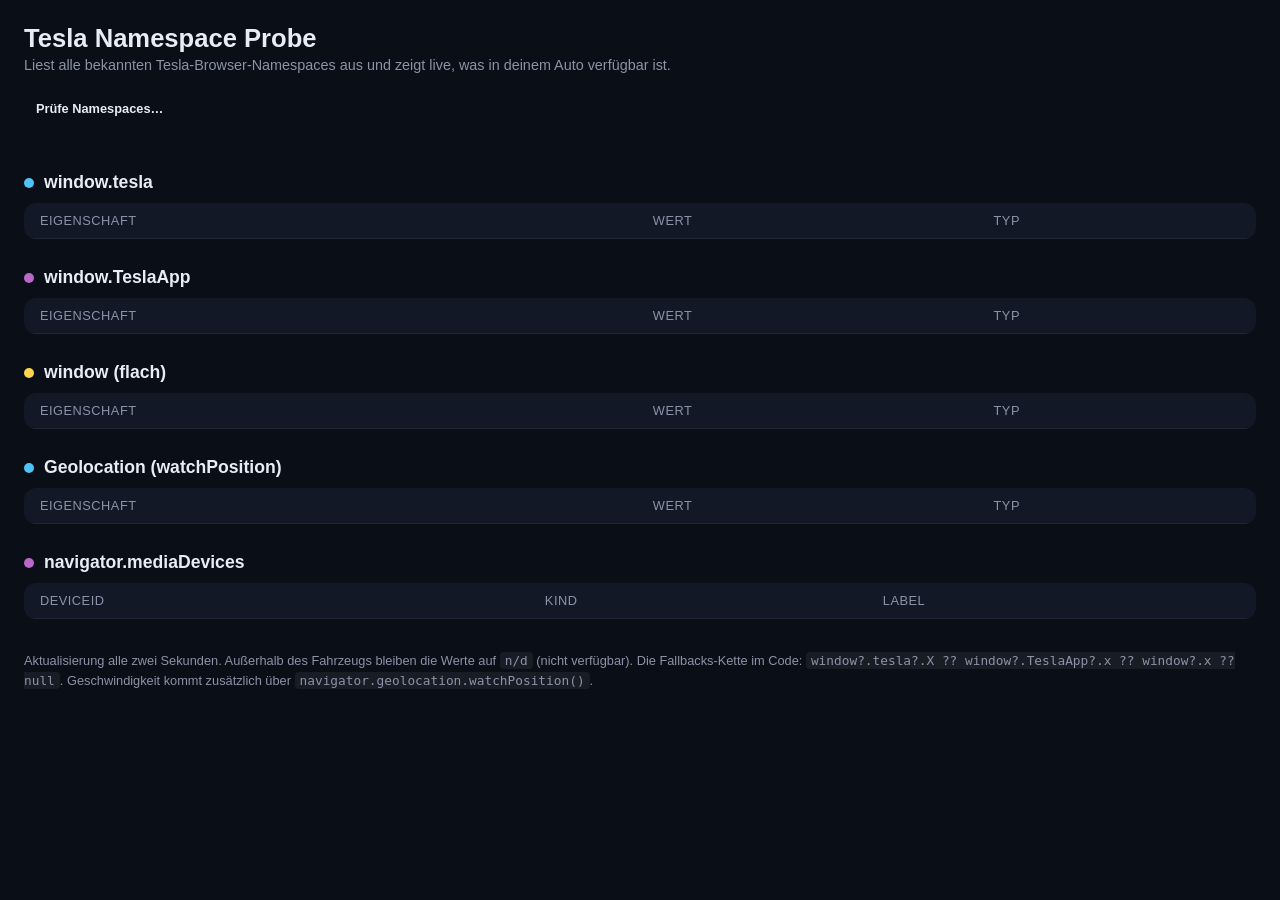
<file: tropic/tesla.html>
<!DOCTYPE html>
<html lang="de">
<head>
<meta charset="UTF-8">
<meta name="viewport" content="width=device-width, initial-scale=1.0">
<title>Tesla Namespace Probe</title>
<style>
  :root {
    --bg: #0a0e17;
    --card: #121826;
    --text: #e8ecf4;
    --muted: #8b93a7;
    --accent: #3ddc97;
    --warn: #f5a623;
    --err: #ff5c5c;
    --ns1: #4fc3f7;
    --ns2: #ba68c8;
    --ns3: #ffd54f;
  }
  * { margin: 0; padding: 0; box-sizing: border-box; }
  body {
    background: var(--bg);
    color: var(--text);
    font-family: -apple-system, BlinkMacSystemFont, 'Segoe UI', Roboto, sans-serif;
    padding: 24px;
    min-height: 100vh;
  }
  h1 {
    font-size: 1.6rem;
    font-weight: 600;
    margin-bottom: 4px;
  }
  .sub {
    color: var(--muted);
    font-size: 0.9rem;
    margin-bottom: 24px;
  }
  .status {
    display: inline-block;
    padding: 4px 12px;
    border-radius: 999px;
    font-size: 0.8rem;
    font-weight: 600;
    margin-bottom: 24px;
  }
  .status.ok { background: rgba(61,220,151,0.15); color: var(--accent); }
  .status.partial { background: rgba(245,166,35,0.15); color: var(--warn); }
  .status.none { background: rgba(255,92,92,0.15); color: var(--err); }
  .ns-title {
    font-size: 1.1rem;
    font-weight: 600;
    margin: 28px 0 10px;
    display: flex;
    align-items: center;
    gap: 10px;
  }
  .ns-title .dot {
    width: 10px; height: 10px; border-radius: 50%;
  }
  .dot.ns1 { background: var(--ns1); }
  .dot.ns2 { background: var(--ns2); }
  .dot.ns3 { background: var(--ns3); }
  table {
    width: 100%;
    border-collapse: collapse;
    background: var(--card);
    border-radius: 12px;
    overflow: hidden;
  }
  th, td {
    text-align: left;
    padding: 10px 16px;
    font-size: 0.92rem;
    border-bottom: 1px solid rgba(255,255,255,0.06);
  }
  th { color: var(--muted); font-weight: 500; font-size: 0.8rem; text-transform: uppercase; letter-spacing: 0.5px; }
  tr:last-child td { border-bottom: none; }
  .prop { font-family: 'SF Mono', Menlo, Consolas, monospace; color: var(--text); }
  .val { font-family: 'SF Mono', Menlo, Consolas, monospace; }
  .val.num { color: var(--accent); }
  .val.str { color: var(--ns1); }
  .val.bool-true { color: var(--accent); }
  .val.bool-false { color: var(--muted); }
  .val.null { color: var(--muted); font-style: italic; }
  .val.err { color: var(--err); }
  .meta {
    margin-top: 32px;
    color: var(--muted);
    font-size: 0.8rem;
    line-height: 1.6;
  }
  .meta code { font-family: 'SF Mono', Menlo, Consolas, monospace; background: rgba(255,255,255,0.06); padding: 1px 5px; border-radius: 4px; }
</style>
</head>
<body>
<h1>Tesla Namespace Probe</h1>
<p class="sub">Liest alle bekannten Tesla-Browser-Namespaces aus und zeigt live, was in deinem Auto verfügbar ist.</p>
<div class="status" id="overall">Prüfe Namespaces…</div>

<div class="ns-title"><span class="dot ns1"></span> window.tesla</div>
<table><thead><tr><th>Eigenschaft</th><th>Wert</th><th>Typ</th></tr></thead><tbody id="tbl-tesla"></tbody></table>

<div class="ns-title"><span class="dot ns2"></span> window.TeslaApp</div>
<table><thead><tr><th>Eigenschaft</th><th>Wert</th><th>Typ</th></tr></thead><tbody id="tbl-teslaapp"></tbody></table>

<div class="ns-title"><span class="dot ns3"></span> window (flach)</div>
<table><thead><tr><th>Eigenschaft</th><th>Wert</th><th>Typ</th></tr></thead><tbody id="tbl-flat"></tbody></table>

<div class="ns-title"><span class="dot ns1"></span> Geolocation (watchPosition)</div>
<table><thead><tr><th>Eigenschaft</th><th>Wert</th><th>Typ</th></tr></thead><tbody id="tbl-geo"></tbody></table>

<div class="ns-title"><span class="dot ns2"></span> navigator.mediaDevices</div>
<table><thead><tr><th>deviceId</th><th>kind</th><th>label</th></tr></thead><tbody id="tbl-media"></tbody></table>

<p class="meta">
  Aktualisierung alle zwei Sekunden. Außerhalb des Fahrzeugs bleiben die Werte auf <code>n/d</code> (nicht verfügbar).
  Die Fallbacks-Kette im Code: <code>window?.tesla?.X ?? window?.TeslaApp?.x ?? window?.x ?? null</code>.
  Geschwindigkeit kommt zusätzlich über <code>navigator.geolocation.watchPosition()</code>.
</p>

<script>
(function () {
  'use strict';

  var PROPS_TESLA = [
    'VehicleSpeed', 'ShiftState', 'BatteryLevel', 'EstBatteryRange',
    'InsideTemp', 'OutsideTemp', 'Latitude', 'Longitude', 'Power'
  ];
  var PROPS_TESLAAPP = [
    'vehicleSpeed', 'shiftState', 'batteryLevel', 'estBatteryRange',
    'insideTemp', 'outsideTemp', 'latitude', 'longitude', 'power'
  ];
  var PROPS_FLAT = [
    'vehicleSpeed', 'shiftState', 'batteryLevel', 'estBatteryRange',
    'insideTemp', 'outsideTemp', 'latitude', 'longitude', 'power'
  ];

  function esc(s) {
    return String(s)
      .replace(/&/g, '&')
      .replace(/</g, '<')
      .replace(/>/g, '>')
      .replace(/"/g, '"');
  }

  function fmt(v) {
    if (v === undefined) return { html: 'undefined', cls: 'null' };
    if (v === null) return { html: 'null', cls: 'null' };
    if (typeof v === 'number') {
      return { html: esc(Number.isInteger(v) ? String(v) : v.toFixed(2)), cls: 'num' };
    }
    if (typeof v === 'boolean') {
      return { html: String(v), cls: v ? 'bool-true' : 'bool-false' };
    }
    if (typeof v === 'string') return { html: esc(v), cls: 'str' };
    try {
      return { html: esc(JSON.stringify(v)), cls: 'str' };
    } catch (e) {
      return { html: esc(String(v)), cls: 'err' };
    }
  }

  function row(name, v) {
    var f = fmt(v);
    return '<tr><td class="prop">' + esc(name) + '</td><td class="val ' + f.cls + '">' + f.html + '</td><td>' + esc(typeof v) + '</td></tr>';
  }

  function readNs(obj, props) {
    var out = {};
    if (!obj) {
      props.forEach(function (p) { out[p] = undefined; });
      return out;
    }
    props.forEach(function (p) {
      try { out[p] = obj[p]; } catch (e) { out[p] = 'ERR: ' + e.message; }
    });
    return out;
  }

  function fillTable(id, data) {
    var tb = document.getElementById(id);
    var keys = Object.keys(data);
    tb.innerHTML = keys.map(function (k) { return row(k, data[k]); }).join('');
  }

  var geoState = { lat: null, lon: null, speed: null, heading: null, acc: null, ts: null };

  function fillGeo() {
    var tb = document.getElementById('tbl-geo');
    tb.innerHTML = [
      row('latitude', geoState.lat),
      row('longitude', geoState.lon),
      row('speed (m/s)', geoState.speed),
      row('heading (°)', geoState.heading),
      row('accuracy (m)', geoState.acc),
      row('timestamp', geoState.ts)
    ].join('');
  }

  function fillMedia(devices) {
    var tb = document.getElementById('tbl-media);
    if (!devices || !devices.length) {
      tb.innerHTML = '<tr><td colspan="3" class="val null">keine Geräte gefunden</td></tr>';
      return;
    }
    tb.innerHTML = devices.map(function (d) {
      return '<tr><td class="prop">' + esc(d.deviceId) + '</td><td>' + esc(d.kind) + '</td><td>' + esc(d.label || '') + '</td></tr>';
    }).join('');
  }

  function probe() {
    var tesla = readNs(window.tesla, PROPS_TESLA);
    var teslaApp = readNs(window.TeslaApp, PROPS_TESLAAPP);
    var flat = readNs(window, PROPS_FLAT);

    fillTable('tbl-tesla', tesla);
    fillTable('tbl-teslaapp', teslaApp);
    fillTable('tbl-flat', flat);
    fillGeo();

    var any = PROPS_TESLA.some(function (p) { return tesla[p] !== undefined; }) ||
              PROPS_TESLAAPP.some(function (p) { return teslaApp[p] !== undefined; }) ||
              PROPS_FLAT.some(function (p) { return flat[p] !== undefined; });
    var badge = document.getElementById('overall');
    if (any) {
      badge.className = 'status ok';
      badge.textContent = 'Tesla-Daten verfügbar';
    } else if (window.tesla || window.TeslaApp) {
      badge.className = 'status partial';
      badge.textContent = 'Namespace vorhanden, aber keine Werte';
    } else {
      badge.className = 'status none';
      badge.textContent = 'Keine Tesla-Namespaces gefunden (Seite läuft außerhalb des Autos?)';
    }
  }

  // Geolocation speed probe
  if (navigator.geolocation) {
    navigator.geolocation.watchPosition(
      function (pos) {
        geoState.lat = pos.coords.latitude;
        geoState.lon = pos.coords.longitude;
        geoState.speed = pos.coords.speed;
        geoState.heading = pos.coords.heading;
        geoState.acc = pos.coords.accuracy;
        geoState.ts = new Date(pos.timestamp).toLocaleTimeString('de-DE', { hour: '2-digit', minute: '2-digit', second: '2-digit' });
        fillGeo();
      },
      function (err) {
        document.getElementById('tbl-geo').innerHTML = '<tr><td colspan="3" class="val err">Geolocation Fehler: ' + esc(err.message) + '</td></tr>';
      },
      { enableHighAccuracy: true, maximumAge: 1000 }
    );
  } else {
    document.getElementById('tbl-geo').innerHTML = '<tr><td colspan="3" class="val null">Geolocation nicht unterstützt</td></tr>';
  }

  // Media devices probe (cabin camera / mic)
  if (navigator.mediaDevices && navigator.mediaDevices.enumerateDevices) {
    navigator.mediaDevices.enumerateDevices()
      .then(fillMedia)
      .catch(function (err) {
        document.getElementById('tbl-media').innerHTML = '<tr><td colspan="3" class="val err">' + esc(err.message) + '</td></tr>';
      });
  } else {
    document.getElementById('tbl-media').innerHTML = '<tr><td colspan="3" class="val null">mediaDevices nicht unterstützt</td></tr>';
  }

  probe();
  setInterval(probe, 2000);
})();
</script>
</body>
</html>
</file>
<file: styles.css>
/* Tesla Apps – Main Hub
   Spec: hell, hoher Kontrast, große Schrift,
   nur Grautöne + eine Akzentfarbe (#0070f3).
   Layout: nur Überschrift, dann Kacheln.
   Kachel: Piktogramm, Überschrift, Unterüberschrift, Statuszeile.
*/

:root {
  --bg: #f5f5f5;
  --bg-tile: #ffffff;
  --bg-tile-hover: #f0f0f0;
  --bg-tile-active: #e8e8e8;
  --border: #d0d0d0;
  --text: #111111;
  --text-secondary: #444444;
  --text-muted: #6b6b6b;
  --accent: #0070f3;
  --accent-soft: rgba(0, 112, 243, 0.12);
  --shadow: 0 2px 8px rgba(0, 0, 0, 0.06);
  --shadow-hover: 0 8px 24px rgba(0, 0, 0, 0.1);
  --radius: 20px;
  --radius-sm: 12px;
  --space: clamp(1rem, 2.5vw, 2rem);
  --font: system-ui, -apple-system, "Segoe UI", Roboto, "Helvetica Neue", Arial,
    sans-serif;
  --touch-min: 64px;
}

body.night-mode {
  --bg: #111111;
  --bg-tile: #1f1f1f;
  --bg-tile-hover: #2b2b2b;
  --bg-tile-active: #363636;
  --border: #555555;
  --text: #d8d8d8;
  --text-secondary: #bcbcbc;
  --text-muted: #9f9f9f;
  --accent-soft: rgba(0, 112, 243, 0.22);
  --shadow: 0 2px 8px rgba(0, 0, 0, 0.35);
  --shadow-hover: 0 8px 24px rgba(0, 0, 0, 0.55);
}

*,
*::before,
*::after {
  box-sizing: border-box;
}

html {
  font-size: 18px;
  -webkit-text-size-adjust: 100%;
}

body {
  margin: 0;
  min-height: 100vh;
  font-family: var(--font);
  background: var(--bg);
  color: var(--text);
  line-height: 1.4;
}

button {
  font: inherit;
  color: inherit;
  background: none;
  border: none;
  cursor: pointer;
  padding: 0;
}

a {
  color: inherit;
  text-decoration: none;
}

.visually-hidden {
  position: absolute;
  width: 1px;
  height: 1px;
  padding: 0;
  margin: -1px;
  overflow: hidden;
  clip: rect(0, 0, 0, 0);
  border: 0;
}

.app {
  min-height: 100vh;
  max-width: 1400px;
  margin: 0 auto;
  padding: var(--space);
}

body.night-mode .tile__photo-footer,
body.night-mode .photo-lightbox__caption {
  color: #d8d8d8;
}

/* —— Page title only (no header bar) —— */
.page-title {
  position: relative;
  margin: 0 0 clamp(1.25rem, 3vw, 2rem);
  /* Platz für den Mond oben rechts */
  padding-right: 3.5rem;
  font-size: clamp(2rem, 4.5vw, 2.75rem);
  font-weight: 800;
  letter-spacing: -0.02em;
  line-height: 1.1;
  color: var(--text);
  display: flex;
  flex-direction: column;
  align-items: flex-start;
  gap: 0.35rem;
}

/* —— Hub / tile grid —— */
.hub {
  width: 100%;
}

.tile-grid {
  display: grid;
  grid-template-columns: repeat(auto-fill, minmax(min(100%, 280px), 1fr));
  gap: clamp(1rem, 2.5vw, 1.5rem);
  list-style: none;
  margin: 0;
  padding: 0;
}

/* —— Tile: Piktogramm, Titel, Untertitel, Statuszeile —— */
.tile {
  display: flex;
  flex-direction: column;
  align-items: flex-start;
  min-height: 220px;
  padding: 1.5rem;
  background: var(--bg-tile);
  border: 2px solid var(--border);
  border-radius: var(--radius);
  box-shadow: var(--shadow);
  text-align: left;
  transition:
    border-color 0.15s ease,
    background 0.15s ease,
    box-shadow 0.15s ease,
    transform 0.15s ease;
  position: relative;
  overflow: hidden;
}

.tile:hover,
.tile:focus-visible {
  background: var(--bg-tile-hover);
  border-color: var(--accent);
  box-shadow: var(--shadow-hover);
  outline: none;
}

.tile:active {
  background: var(--bg-tile-active);
  transform: scale(0.985);
}

.tile:focus-visible {
  outline: 3px solid var(--accent);
  outline-offset: 3px;
}

.tile__icon {
  display: flex;
  align-items: center;
  justify-content: center;
  width: 3.5rem;
  height: 3.5rem;
  min-width: 3.5rem;
  min-height: 3.5rem;
  margin-bottom: 1.1rem;
  border-radius: var(--radius-sm);
  background: var(--accent-soft);
  color: var(--accent);
  flex-shrink: 0;
}

.tile__pictogram {
  width: 2rem;
  height: 2rem;
  display: block;
  object-fit: contain;
  /* Schwarze SVG-Pfade → Akzentfarbe (#0070f3) */
  filter: invert(33%) sepia(98%) saturate(2476%) hue-rotate(202deg)
    brightness(98%) contrast(101%);
}

.tile__body {
  width: 100%;
  flex: 1;
}

.tile__title {
  display: block;
  margin: 0 0 0.4rem;
  font-size: clamp(1.45rem, 2.8vw, 1.75rem);
  font-weight: 800;
  letter-spacing: -0.02em;
  line-height: 1.15;
  color: var(--text);
}

.tile__subtitle {
  display: block;
  margin: 0;
  font-size: 1.1rem;
  font-weight: 500;
  color: var(--text-secondary);
  line-height: 1.35;
}

/* Statuszeile – fester Abschluss der Kachel */
.tile__status {
  display: block;
  width: 100%;
  margin-top: 1.25rem;
  padding-top: 0.85rem;
  font-size: 1rem;
  font-weight: 700;
  line-height: 1.3;
  color: var(--text-muted);
}

.tile:not(.tile--soon) .tile__status {
  color: var(--accent);
}

.tile--has-highlight {
  overflow: visible;
}

.tile__highlight {
  position: absolute;
  top: -4.25rem;
  right: 1rem;
  z-index: 2;
  width: 5rem;
  height: auto;
  cursor: pointer;
  user-select: none;
}

.tile--soon {
  opacity: 0.95;
}

/* —— Bild-Kachel: nur Vollformat-Bild —— */
.tile--image {
  padding: 0;
  align-items: stretch;
}

.tile--image::before {
  display: none;
}

.tile--image:hover,
.tile--image:focus-visible {
  background: var(--bg-tile);
  border-color: var(--accent);
  box-shadow: var(--shadow-hover);
}

.tile--chibi:hover,
.tile--chibi:focus-visible {
  border-color: var(--accent);
  box-shadow: var(--shadow-hover);
}

.tile--chibi.tile--busy {
  opacity: 0.85;
  pointer-events: none;
}

.tile__image {
  display: block;
  position: absolute;
  inset: 0;
  width: 100%;
  height: 100%;
  object-fit: cover;
  object-position: center;
  border-radius: calc(var(--radius) - 2px);
  pointer-events: none;
  user-select: none;
}

/* —— Foto-Kachel (Roadtrips): Vollbild + halbtransparente Fußzeile —— */
.tile--photo {
  padding: 0;
  align-items: stretch;
  min-height: 240px;
}

.tile--photo::before {
  display: none;
}

.tile--photo:hover,
.tile--photo:focus-visible {
  background: var(--bg-tile);
  border-color: var(--accent);
}

.tile__photo-footer {
  position: absolute;
  left: 0;
  right: 0;
  bottom: 0;
  z-index: 1;
  margin: 0;
  padding: 0.85rem 1rem;
  font-size: clamp(1rem, 2vw, 1.15rem);
  font-weight: 700;
  line-height: 1.3;
  color: #ffffff;
  background: rgba(17, 17, 17, 0.55);
  border-radius: 0 0 calc(var(--radius) - 2px) calc(var(--radius) - 2px);
  text-shadow: 0 1px 2px rgba(0, 0, 0, 0.35);
}

.photo-lightbox {
  position: fixed;
  inset: 0;
  z-index: 200;
  display: flex;
  align-items: center;
  justify-content: center;
  padding: clamp(1rem, 4vw, 3rem);
  background: rgba(17, 17, 17, 0.92);
}

.photo-lightbox__image {
  display: block;
  max-width: 100%;
  max-height: calc(100vh - 6rem);
  object-fit: contain;
  border-radius: var(--radius-sm);
}

.photo-lightbox__caption {
  position: absolute;
  left: 50%;
  bottom: 1rem;
  max-width: calc(100% - 6rem);
  margin: 0;
  transform: translateX(-50%);
  color: #ffffff;
  font-size: 1.1rem;
  font-weight: 700;
  text-align: center;
  text-shadow: 0 1px 2px rgba(0, 0, 0, 0.5);
}

/* —— Light: Beleuchtungs-Kacheln —— */
.tile--lamp .tile__status {
  display: none;
  color: var(--text-muted);
}

.tile--switches {
  gap: 0.75rem;
}

.switches__header {
  display: flex;
  align-items: flex-start;
  gap: 0.75rem;
  width: 100%;
}

.switches__header .tile__icon {
  margin-bottom: 0;
}

.switch-rows {
  display: flex;
  flex-direction: column;
  gap: 0.5rem;
  width: 100%;
  margin-top: 0.25rem;
  position: relative;
  z-index: 1;
}

.switches__highlight {
  position: absolute;
  right: 0.5rem;
  bottom: -1.5rem;
  z-index: 2;
  width: clamp(8rem, 42%, 13rem);
  height: auto;
  pointer-events: none;
  user-select: none;
}

.switch-row {
  display: flex;
  align-items: center;
  width: 100%;
  min-height: var(--touch-min);
  gap: 0.65rem;
  padding: 0.55rem 0.75rem;
  text-align: left;
  border: 2px solid var(--border);
  border-radius: var(--radius-sm);
  background: var(--bg-tile);
}

.switch-row:hover,
.switch-row:focus-visible {
  border-color: var(--accent);
}

.switch-row:focus-visible {
  outline: 3px solid var(--accent);
  outline-offset: 3px;
}

.switch-row--on {
  color: var(--accent);
  border-color: var(--accent);
}

.switch-row__icon {
  width: 1.5rem;
  height: 1.5rem;
  flex: 0 0 auto;
  object-fit: contain;
  filter: invert(44%);
}

.switch-row--on .switch-row__icon {
  filter: invert(33%) sepia(98%) saturate(2476%) hue-rotate(202deg)
    brightness(98%) contrast(101%);
}

.switch-row__name {
  flex: 1;
  min-width: 0;
  font-size: 1.1rem;
  font-weight: 700;
}

.tile--lamp.tile--lamp-on {
  border-color: var(--accent);
  box-shadow: 0 0 0 3px var(--accent-soft), var(--shadow-hover);
}

.tile--lamp.tile--lamp-on::before {
  opacity: 1;
}

.tile--lamp.tile--lamp-on .tile__status {
  color: var(--accent);
}

.tile--lamp.tile--busy {
  opacity: 0.85;
  pointer-events: none;
}

.tile--lamp.tile--busy .tile__status {
  color: var(--text-secondary);
}

.tile--monitor .tile__status {
  font-variant-numeric: tabular-nums;
}

.tile--monitor .tile__icon,
.tile--monitor .tile__body,
.tile--monitor .tile__status {
  position: relative;
  z-index: 1;
}

.tile__preview--monitor {
  position: absolute;
  inset: 0;
  z-index: 0;
  width: 100%;
  height: 100%;
  margin: 0;
  pointer-events: none;
}

.tile__preview--monitor .perlin-chart {
  color: #d6d6d6;
}

.tile__preview--monitor .perlin-chart__point {
  fill: #d6d6d6;
  stroke: var(--bg-tile);
}

/* —— Light: Farbkreis + Helligkeit (eine Kachel für alle Streifen) —— */
.tile--color {
  min-height: auto;
  padding: 1rem;
  cursor: default;
}

.tile__power {
  display: flex;
  align-items: flex-start;
  gap: 0.75rem;
  width: 100%;
  min-height: var(--touch-min);
  padding: 0;
  text-align: left;
  border-radius: var(--radius-sm);
}

.tile__power .tile__icon {
  margin-bottom: 0;
}

.tile__power .tile__body {
  flex: 1;
}

.tile__power:focus-visible {
  outline: 3px solid var(--accent);
  outline-offset: 3px;
}

.tile--color:hover,
.tile--color:focus-visible {
  background: var(--bg-tile);
  border-color: var(--border);
  box-shadow: var(--shadow);
  transform: none;
}

.tile--color:active {
  transform: none;
  background: var(--bg-tile);
}

.tile--color::before {
  display: none;
}

.tile__body--color {
  margin-bottom: 0.5rem;
}

.color-picker {
  display: flex;
  flex-direction: column;
  align-items: stretch;
  gap: 0.65rem;
  width: 100%;
  margin-top: 0.35rem;
}

.color-picker__wheel {
  display: block;
  width: min(100%, 180px);
  height: auto;
  aspect-ratio: 1;
  margin-inline: auto;
  border-radius: 50%;
  touch-action: none;
  cursor: crosshair;
  box-shadow: 0 0 0 2px var(--border);
  flex-shrink: 0;
}

.color-picker__brightness {
  display: flex;
  flex-direction: column;
  gap: 0.35rem;
  font-size: 1rem;
  font-weight: 700;
  color: var(--text);
}

.color-picker__brightness-label {
  display: block;
}

.color-picker__rgb {
  color: var(--text-muted);
  font-size: 0.9em;
  font-weight: 500;
  white-space: nowrap;
}

.color-picker__slider {
  -webkit-appearance: none;
  appearance: none;
  width: 100%;
  height: 1.25rem;
  border-radius: 999px;
  background: linear-gradient(to right, #1a1a1a, #f0f0f0);
  border: 2px solid var(--border);
  outline: none;
  cursor: pointer;
}

.color-picker__slider::-webkit-slider-thumb {
  -webkit-appearance: none;
  appearance: none;
  width: 2rem;
  height: 2rem;
  border-radius: 50%;
  background: var(--accent);
  border: 3px solid #ffffff;
  box-shadow: 0 2px 8px rgba(0, 0, 0, 0.2);
  cursor: pointer;
}

.color-picker__slider::-moz-range-thumb {
  width: 2rem;
  height: 2rem;
  border-radius: 50%;
  background: var(--accent);
  border: 3px solid #ffffff;
  box-shadow: 0 2px 8px rgba(0, 0, 0, 0.2);
  cursor: pointer;
}

.color-picker__slider:focus-visible {
  outline: 3px solid var(--accent);
  outline-offset: 3px;
}

.tile.tile--color .tile__status {
  color: var(--text-muted);
  font-variant-numeric: tabular-nums;
}

.tile.tile--color.tile--lamp-on .tile__status {
  color: var(--accent);
}

/* —— Perlin Noise: Testseite —— */
.tile--perlin {
  min-height: 420px;
  cursor: default;
}

.tile--perlin .tile__icon,
.tile--perlin .tile__body {
  position: relative;
  z-index: 1;
}

.tile--perlin:hover,
.tile--perlin:focus-visible {
  background: var(--bg-tile);
  border-color: var(--border);
  box-shadow: var(--shadow);
  transform: none;
}

.tile--perlin .tile__preview {
  position: absolute;
  inset: 0;
  z-index: 0;
  width: 100%;
  height: 100%;
  margin: 0;
  pointer-events: none;
}

.perlin-chart {
  display: block;
  width: 100%;
  height: 100%;
  color: var(--accent);
}

.perlin-chart__axis {
  stroke: var(--border);
  stroke-width: 1.5;
}

.perlin-chart__line {
  fill: none;
  stroke: currentColor;
  stroke-linecap: round;
  stroke-linejoin: round;
  stroke-width: 3;
}

.perlin-chart__point {
  fill: var(--accent);
  stroke: var(--bg-tile);
  stroke-width: 3;
}

body.night-mode .perlin-chart {
  color: #666666;
}

body.night-mode .perlin-chart__point {
  fill: #555555;
  stroke: var(--bg-tile);
}

.perlin-page {
  overflow: hidden;
}

.perlin-app {
  display: flex;
  flex-direction: column;
  height: 100vh;
  min-height: 100vh;
}

.perlin-page-title {
  position: absolute;
  width: 1px;
  height: 1px;
  padding: 0;
  margin: -1px;
  overflow: hidden;
  clip: rect(0, 0, 0, 0);
  white-space: nowrap;
  border: 0;
}

.perlin-hub,
.perlin-grid {
  display: flex;
  flex: 1;
  min-height: 0;
}

.perlin-grid {
  width: 100%;
}

.tile--perlin {
  flex: 1;
  min-height: 0;
  padding: 0;
  overflow: hidden;
  cursor: default;
  background: var(--bg-tile);
  border-color: var(--border);
}

.tile--perlin .tile__preview {
  position: absolute;
  inset: 0;
  z-index: 0;
  width: 100%;
  height: 100%;
  margin: 0;
  pointer-events: none;
}

.tile--perlin:hover,
.tile--perlin:focus-visible,
.tile--perlin:active {
  background: var(--bg-tile);
  border-color: var(--accent);
  box-shadow: var(--shadow-hover);
  transform: none;
}

/* —— Metaballs: eigenständige Vollbild-Kachel —— */
.metaballs-page {
  overflow: hidden;
}

.metaballs-app {
  display: flex;
  flex-direction: column;
  height: 100vh;
  min-height: 100vh;
}

.metaballs-page-title {
  position: absolute;
  width: 1px;
  height: 1px;
  padding: 0;
  margin: -1px;
  overflow: hidden;
  clip: rect(0, 0, 0, 0);
  white-space: nowrap;
  border: 0;
}

.metaballs-hub,
.metaballs-grid {
  display: flex;
  flex: 1;
  min-height: 0;
}

.metaballs-grid {
  width: 100%;
}

.tile--metaballs {
  flex: 1;
  min-height: 0;
  padding: 0;
  overflow: hidden;
  isolation: isolate;
  cursor: default;
  background: var(--bg-tile);
  border-color: var(--border);
}

.tile--metaballs:hover,
.tile--metaballs:focus-visible {
  background: var(--bg-tile);
  border-color: var(--accent);
  box-shadow: var(--shadow-hover);
  transform: none;
}

.tile--metaballs:active {
  background: var(--bg-tile);
  transform: none;
}

.tile--metaballs-preview {
  min-height: 240px;
  padding: 0;
  cursor: default;
  background: #ffffff;
  border-color: var(--border);
}

.tile--metaballs-preview:hover,
.tile--metaballs-preview:focus-visible {
  background: #ffffff;
  border-color: var(--border);
  box-shadow: var(--shadow);
  transform: none;
}

.metaballs-canvas {
  display: block;
  position: absolute;
  inset: 0;
  width: 100%;
  height: 100%;
  border-radius: calc(var(--radius) - 2px);
  pointer-events: none;
}

.metaballs-glow {
  position: absolute;
  inset: 0;
  z-index: -1;
  background:
    radial-gradient(circle at 50% 50%, rgba(0, 112, 243, 0.08), transparent 52%),
    #ffffff;
  pointer-events: none;
}

/* Ulam-Spirale: eigenständige Vollbild-Testseite */
.ulam-page {
  overflow: hidden;
}

.ulam-app {
  display: flex;
  flex-direction: column;
  height: 100vh;
  min-height: 100vh;
}

.ulam-page-title {
  position: absolute;
  width: 1px;
  height: 1px;
  padding: 0;
  margin: -1px;
  overflow: hidden;
  clip: rect(0, 0, 0, 0);
  white-space: nowrap;
  border: 0;
}

.ulam-hub,
.ulam-grid {
  display: flex;
  flex: 1;
  min-height: 0;
}

.ulam-grid {
  width: 100%;
}

.tile--ulam {
  flex: 1;
  min-height: 0;
  padding: 0;
  overflow: hidden;
  cursor: default;
  background: var(--bg-tile);
  border-color: var(--border);
}

.tile--ulam:hover,
.tile--ulam:focus-visible,
.tile--ulam:active {
  background: var(--bg-tile);
  border-color: var(--accent);
  box-shadow: var(--shadow-hover);
  transform: none;
}

.ulam-canvas {
  position: absolute;
  inset: 0;
  display: block;
  width: 100%;
  height: 100%;
  pointer-events: none;
}

/* Rauchentwicklung: eigenständige Vollbild-Testseite */
.smoke-page {
  overflow: hidden;
}

.smoke-app {
  display: flex;
  flex-direction: column;
  height: 100vh;
  min-height: 100vh;
}

.smoke-page-title {
  position: absolute;
  width: 1px;
  height: 1px;
  padding: 0;
  margin: -1px;
  overflow: hidden;
  clip: rect(0, 0, 0, 0);
  white-space: nowrap;
  border: 0;
}

.smoke-hub,
.smoke-grid {
  display: flex;
  flex: 1;
  min-height: 0;
}

.smoke-grid {
  width: 100%;
}

.tile--smoke {
  flex: 1;
  min-height: 0;
  padding: 0;
  overflow: hidden;
  cursor: default;
  background: var(--bg-tile);
  border-color: var(--border);
}

.tile--smoke:hover,
.tile--smoke:focus-visible,
.tile--smoke:active {
  background: var(--bg-tile);
  border-color: var(--accent);
  box-shadow: var(--shadow-hover);
  transform: none;
}

.smoke-canvas {
  position: absolute;
  inset: 0;
  display: block;
  width: 100%;
  height: 100%;
  pointer-events: none;
}

.tile--smoke-background .smoke-canvas {
  z-index: 0;
}

.tile--smoke-background .tile__icon,
.tile--smoke-background .tile__body,
.tile--smoke-background .tile__status {
  position: relative;
  z-index: 1;
}

/* Galerie der visuellen Testseiten */
.test-gallery-app {
  max-width: 1400px;
}

.test-gallery-grid {
  grid-template-columns: repeat(auto-fit, minmax(min(100%, 320px), 1fr));
}

.test-gallery-tile {
  min-height: 320px;
  padding: 0;
  cursor: pointer;
}

.test-gallery-visual {
  position: absolute;
  inset: 0;
  width: 100%;
  height: 100%;
  margin: 0;
  overflow: hidden;
  isolation: isolate;
  pointer-events: none;
}

.test-gallery-visual .perlin-chart {
  display: block;
  width: 100%;
  height: 100%;
}

.tile.test-gallery-tile .test-gallery-status {
  position: absolute;
  right: 0;
  bottom: 0;
  left: 0;
  z-index: 1;
  margin: 0;
  padding: 0.85rem 1rem;
  background: transparent;
  color: #111111;
  font-size: 1rem;
  font-weight: 700;
  line-height: 1.3;
  text-align: left;
}

body.night-mode .tile.test-gallery-tile .test-gallery-status {
  color: var(--text);
}

.test-gallery-viewer {
  position: fixed;
  inset: 0;
  width: 100vw;
  max-width: none;
  height: 100vh;
  max-height: none;
  margin: 0;
  padding: 0;
  overflow: hidden;
  border: 0;
  background: var(--bg);
}

.test-gallery-viewer::backdrop {
  background: var(--bg);
}

.test-gallery-fullscreen {
  display: block;
  width: 100%;
  height: 100%;
  border: 0;
  pointer-events: none;
}

/* Szenen: eine Licht-Kachel, vier Namenszeilen */
.tile--scenes {
  cursor: default;
  justify-content: center;
}

.tile--scenes .scene-metaballs {
  position: absolute;
  inset: 0;
  width: 100%;
  height: 100%;
  opacity: 0.42;
  pointer-events: none;
}

.tile--scenes:hover,
.tile--scenes:focus-visible {
  background: var(--bg-tile);
  border-color: var(--border);
  box-shadow: var(--shadow);
  transform: none;
}

.tile--scenes.tile--lamp-on:hover {
  border-color: var(--accent);
  box-shadow: 0 0 0 3px var(--accent-soft), var(--shadow-hover);
}

.tile--scenes:active {
  transform: none;
  background: var(--bg-tile);
}

.scene-rows {
  position: relative;
  z-index: 1;
  display: flex;
  flex-direction: column;
  justify-content: space-evenly;
  gap: 0.65rem;
  width: 100%;
  flex: 1;
  min-height: 0;
}

.scene-row {
  display: flex;
  align-items: center;
  width: 100%;
  min-height: var(--touch-min);
  padding: 0.55rem 1rem;
  text-align: left;
  white-space: nowrap;
  overflow: hidden;
  text-overflow: ellipsis;
  font-size: clamp(1.2rem, 2.4vw, 1.5rem);
  font-weight: 500;
  letter-spacing: -0.02em;
  line-height: 1.2;
  color: var(--text-muted);
  background: color-mix(in srgb, var(--bg-tile) 88%, transparent);
  border: 2px solid var(--border);
  border-radius: var(--radius);
  box-shadow: var(--shadow);
}

.scene-row__icon {
  width: 1.75rem;
  height: 1.75rem;
  margin-right: 0.75rem;
  flex: 0 0 auto;
  object-fit: contain;
  filter: invert(44%);
}

.scene-row--on .scene-row__icon {
  filter: invert(33%) sepia(98%) saturate(2476%) hue-rotate(202deg)
    brightness(98%) contrast(101%);
}

.scene-row__name {
  min-width: 0;
  overflow: hidden;
  text-overflow: ellipsis;
}

.scene-row:hover,
.scene-row:focus-visible {
  color: var(--text-secondary);
  border-color: var(--accent);
}

.scene-row:focus-visible {
  outline: 3px solid var(--accent);
  outline-offset: 3px;
}

.scene-row--on {
  color: var(--accent);
  font-weight: 800;
}

.scene-row--on:hover,
.scene-row--on:focus-visible {
  color: var(--accent);
}

.scene-row--busy {
  opacity: 0.85;
  pointer-events: none;
}

/* Zurück zum Main Hub + Themenname (keine separate Kopfzeile) */
.page-title--link {
  color: var(--accent);
  text-decoration: none;
  display: inline-block;
  max-width: 100%;
  font-size: 0.55em;
  font-weight: 700;
  letter-spacing: -0.01em;
  line-height: 1.2;
}

.page-title--link:hover,
.page-title--link:focus-visible {
  text-decoration: underline;
  text-underline-offset: 0.12em;
  outline: none;
}

.page-title--link:focus-visible {
  outline: 3px solid var(--accent);
  outline-offset: 4px;
  border-radius: 4px;
}

.page-title__topic {
  display: block;
  color: var(--text);
  font-size: 1em;
  font-weight: 800;
  letter-spacing: -0.02em;
  line-height: 1.1;
}

.page-title__highlight {
  position: absolute;
  right: 0.25rem;
  bottom: -0.5rem;
  width: 5.5rem;
  height: auto;
  pointer-events: none;
  user-select: none;
}

.page-title--grinch {
  padding-right: 6rem;
}

/* —— Large screens (Tesla landscape) —— */
@media (min-width: 900px) {
  html {
    font-size: 20px;
  }

  .tile {
    min-height: 240px;
    padding: 1.75rem;
  }

  .tile--image,
  .tile--photo {
    padding: 0;
    min-height: 260px;
  }

  .tile-grid {
    grid-template-columns: repeat(auto-fill, minmax(300px, 1fr));
  }
}

/* Extra-wide Tesla screens */
@media (min-width: 1200px) {
  .tile-grid {
    grid-template-columns: repeat(3, 1fr);
  }
}

/* Reduced motion */
@media (prefers-reduced-motion: reduce) {
  .tile,
  .tile__image {
    transition: none;
  }

  .tile:active {
    transform: none;
  }
}

/* Einheitlicher Hover-Effekt für alle Kacheln. */
.tile:hover {
  background: var(--bg-tile-hover);
  border-color: var(--accent);
  box-shadow: var(--shadow-hover);
  transform: translateY(-2px);
}
</file>
<file: topics/portfolio.css>
.portfolio-grid {
  grid-template-columns: minmax(0, 1fr);
}

.portfolio-tile {
  width: 100%;
  max-width: 1100px;
  margin: 0 auto;
}

.portfolio-results {
  width: 100%;
}

.portfolio-summary {
  display: flex;
  align-items: center;
  justify-content: flex-end;
  gap: 1rem;
  width: 100%;
}

.portfolio-summary__icon {
  margin: 0 auto 0 0;
}

.portfolio-summary > div {
  display: grid;
  gap: 0.25rem;
  text-align: right;
}

.portfolio-summary__label {
  color: var(--text-muted);
  font-size: 0.9rem;
}

.portfolio-summary strong {
  font-size: clamp(1.3rem, 3vw, 1.8rem);
  font-variant-numeric: tabular-nums;
}

.portfolio-chart-wrap {
  width: 100%;
  margin: 1rem 0 0;
}

.portfolio-chart {
  display: block;
  width: 100%;
  height: auto;
  overflow: visible;
}

.portfolio-chart__grid {
  stroke: var(--border);
  stroke-width: 1;
}

.portfolio-chart__month {
  fill: var(--text-muted);
  font-family: var(--font);
  font-size: 20px;
  font-weight: 600;
}

.portfolio-chart__point {
  fill: var(--accent);
  stroke: var(--bg-tile);
  stroke-width: 3;
}

.portfolio-error {
  margin: 1rem 0 0;
  color: var(--text);
  font-size: 1rem;
  font-weight: 700;
}

@media (max-width: 600px) {
  .portfolio-tile {
    padding: 1.1rem;
  }

}
</file>
